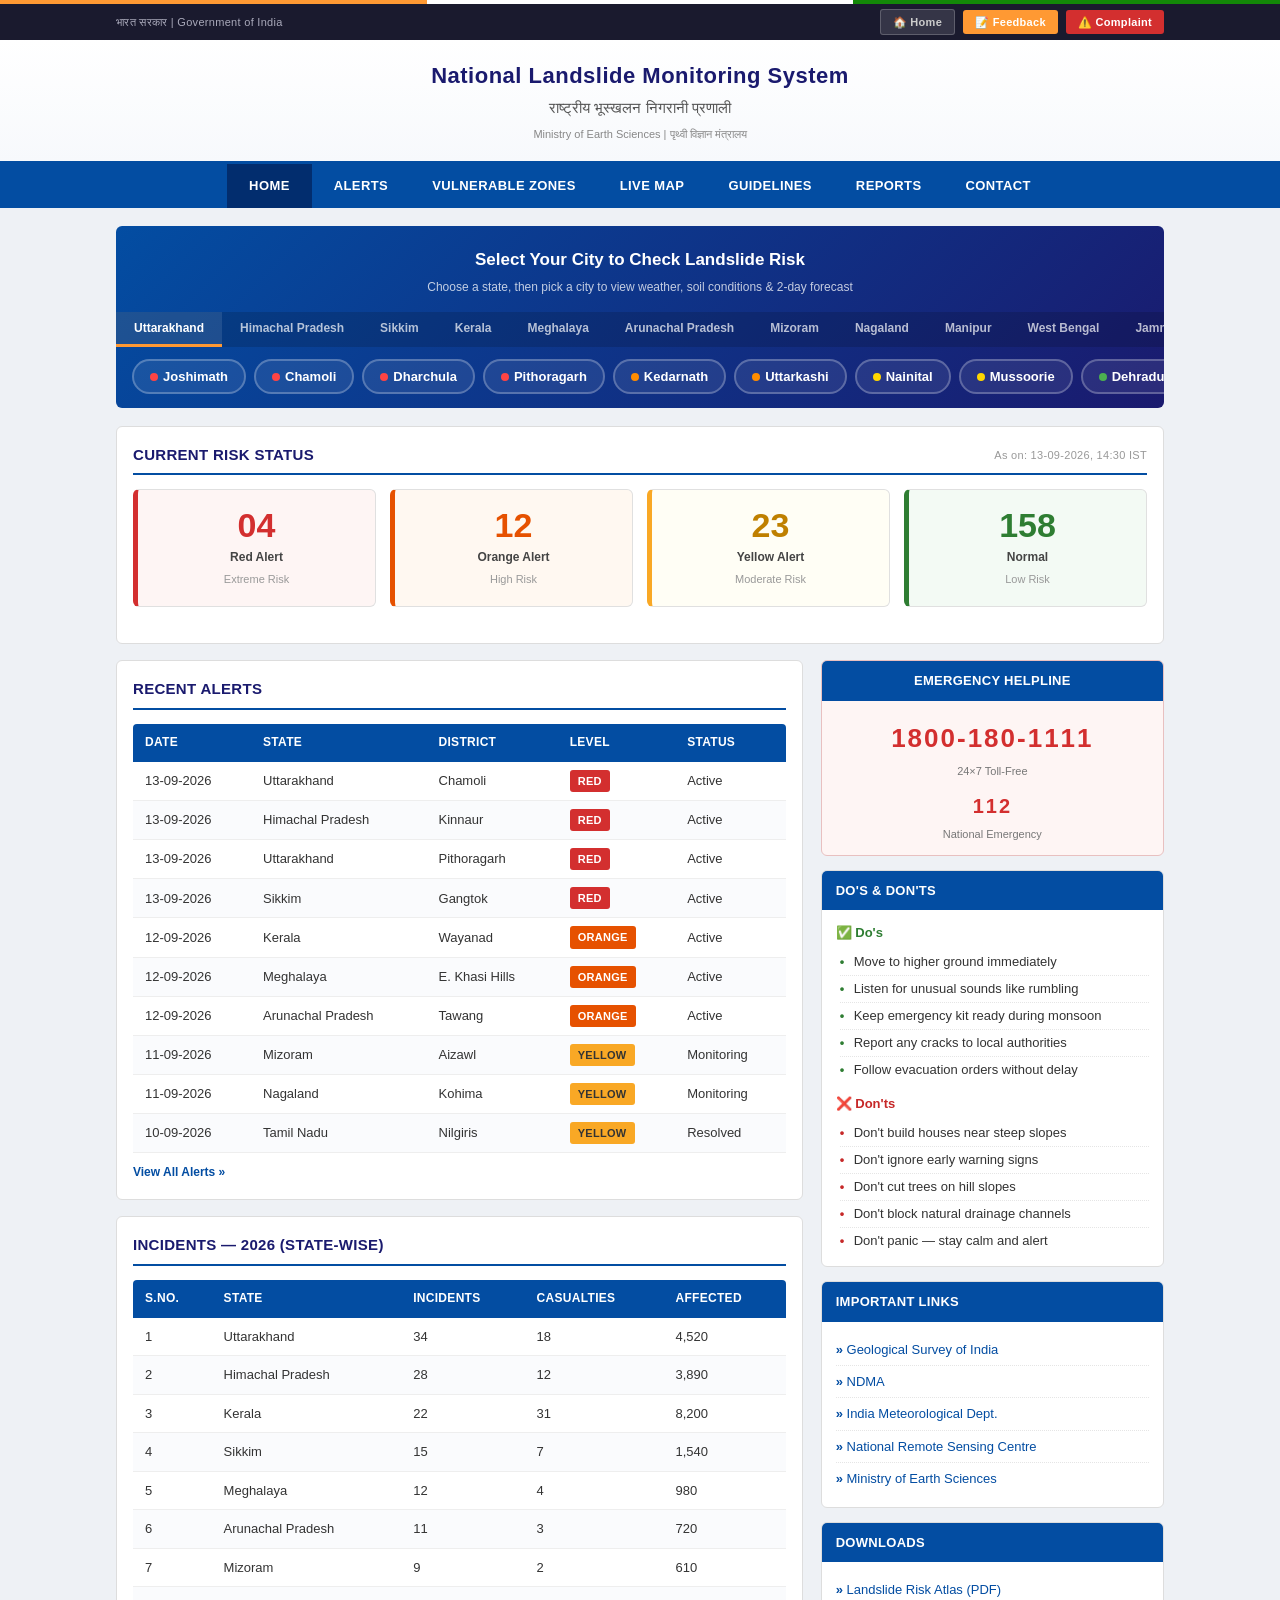
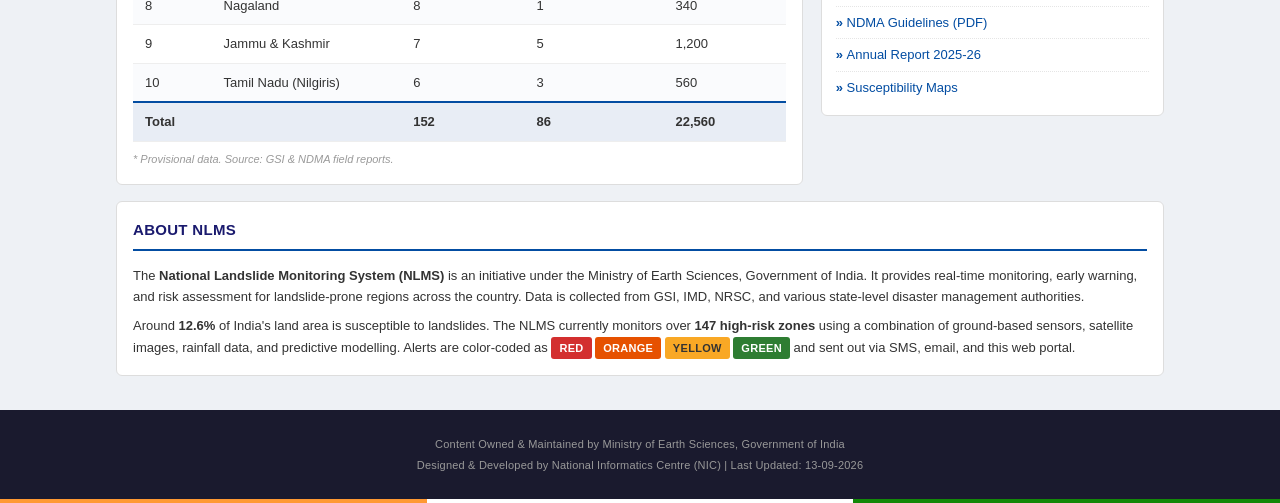
<file: index.html>
<!DOCTYPE html>
<html lang="en">
<head>
    <meta charset="UTF-8">
    <meta name="viewport" content="width=device-width, initial-scale=1.0">
    <title>National Landslide Monitoring System | भूस्खलन निगरानी प्रणाली</title>
    <link rel="stylesheet" href="style.css">
    <!-- favicon can be added later -->
</head>
<body>

<!-- tricolor strip -->
<div class="tricolor">
    <div class="tri-s"></div>
    <div class="tri-w"></div>
    <div class="tri-g"></div>
</div>

<div class="topbar-wrap">
<div class="topbar">
    <span>भारत सरकार | Government of India</span>
    <div class="topbar-right">
        <a href="index.html" class="top-btn top-btn-home">🏠 Home</a>
        <a href="contact.html#feedback" class="top-btn top-btn-feedback">📝 Feedback</a>
        <a href="contact.html#complaint" class="top-btn top-btn-complaint">⚠️ Complaint</a>
    </div>
</div>
</div>

<header class="header">
    <div class="container">
        <h1>National Landslide Monitoring System</h1>
        <p class="hindi">राष्ट्रीय भूस्खलन निगरानी प्रणाली</p>
        <p class="ministry">Ministry of Earth Sciences | पृथ्वी विज्ञान मंत्रालय</p>
    </div>
</header>

<!-- main navigation -->
<nav>
    <div class="container">
        <ul>
            <li><a href="index.html" class="active">Home</a></li>
            <li><a href="alerts.html">Alerts</a></li>
            <li><a href="zones.html">Vulnerable Zones</a></li>
            <li><a href="map.html">Live Map</a></li>
            <li><a href="guidelines.html">Guidelines</a></li>
            <li><a href="reports.html">Reports</a></li>
            <li><a href="contact.html">Contact</a></li>
        </ul>
    </div>
</nav>

<main class="container">

    <!--
        City selector section
        Users pick a state first, then choose a city
        from the scrollable row of buttons
    -->
    <div class="slider-section">
        <h2>Select Your City to Check Landslide Risk</h2>
        <p>Choose a state, then pick a city to view weather, soil conditions &amp; 2-day forecast</p>

        <div class="state-tabs" id="stateTabs">
            <!-- filled by javascript below -->
        </div>

        <div class="city-chips-wrap">
            <div class="city-chips" id="cityChips">
                <!-- filled when a state is selected -->
            </div>
        </div>
    </div>

    <!-- this shows up when you click on a city -->
    <div class="city-detail" id="cityDetail">
        <div class="cd-header">
            <div>
                <div class="cd-title" id="cdTitle">City Name</div>
                <div class="cd-sub" id="cdSub">District, State</div>
                <div class="cd-coords" id="cdCoords"></div>
            </div>
            <div style="display: flex; align-items: center; gap: 10px;">
                <span id="cdBadge"></span>
                <button class="cd-close" onclick="closeDetail()">✕ Close</button>
            </div>
        </div>
        <div class="cd-status" id="cdStatus"></div>

        <div class="cd-label">Current Conditions</div>
        <div class="cd-grid" id="cdGrid"></div>

        <div class="cd-label">2-Day Forecast</div>
        <div class="cd-forecast" id="cdForecast"></div>
    </div>
    <!-- end city detail -->


    <!-- status cards showing how many alerts are active right now -->
    <div class="panel">
        <h2 class="stitle">Current Risk Status <small>As on: 13-09-2026, 14:30 IST</small></h2>
        <div class="cards">
            <div class="card r">
                <div class="num">04</div>
                <div class="lbl">Red Alert</div>
                <div class="sub">Extreme Risk</div>
            </div>
            <div class="card o">
                <div class="num">12</div>
                <div class="lbl">Orange Alert</div>
                <div class="sub">High Risk</div>
            </div>
            <div class="card y">
                <div class="num">23</div>
                <div class="lbl">Yellow Alert</div>
                <div class="sub">Moderate Risk</div>
            </div>
            <div class="card g">
                <div class="num">158</div>
                <div class="lbl">Normal</div>
                <div class="sub">Low Risk</div>
            </div>
        </div>
    </div>

    <!-- two column layout: main content + sidebar -->
    <div class="cols">
        <div class="col-main">

            <!-- recent alerts table -->
            <div class="panel">
                <h2 class="stitle">Recent Alerts</h2>
                <table>
                    <thead>
                        <tr>
                            <th>Date</th>
                            <th>State</th>
                            <th>District</th>
                            <th>Level</th>
                            <th>Status</th>
                        </tr>
                    </thead>
                    <tbody>
                        <tr>
                            <td>13-09-2026</td>
                            <td>Uttarakhand</td>
                            <td>Chamoli</td>
                            <td><span class="b br">RED</span></td>
                            <td>Active</td>
                        </tr>
                        <tr>
                            <td>13-09-2026</td>
                            <td>Himachal Pradesh</td>
                            <td>Kinnaur</td>
                            <td><span class="b br">RED</span></td>
                            <td>Active</td>
                        </tr>
                        <tr>
                            <td>13-09-2026</td>
                            <td>Uttarakhand</td>
                            <td>Pithoragarh</td>
                            <td><span class="b br">RED</span></td>
                            <td>Active</td>
                        </tr>
                        <tr>
                            <td>13-09-2026</td>
                            <td>Sikkim</td>
                            <td>Gangtok</td>
                            <td><span class="b br">RED</span></td>
                            <td>Active</td>
                        </tr>
                        <tr>
                            <td>12-09-2026</td>
                            <td>Kerala</td>
                            <td>Wayanad</td>
                            <td><span class="b bo">ORANGE</span></td>
                            <td>Active</td>
                        </tr>
                        <tr>
                            <td>12-09-2026</td>
                            <td>Meghalaya</td>
                            <td>E. Khasi Hills</td>
                            <td><span class="b bo">ORANGE</span></td>
                            <td>Active</td>
                        </tr>
                        <tr>
                            <td>12-09-2026</td>
                            <td>Arunachal Pradesh</td>
                            <td>Tawang</td>
                            <td><span class="b bo">ORANGE</span></td>
                            <td>Active</td>
                        </tr>
                        <tr>
                            <td>11-09-2026</td>
                            <td>Mizoram</td>
                            <td>Aizawl</td>
                            <td><span class="b by">YELLOW</span></td>
                            <td>Monitoring</td>
                        </tr>
                        <tr>
                            <td>11-09-2026</td>
                            <td>Nagaland</td>
                            <td>Kohima</td>
                            <td><span class="b by">YELLOW</span></td>
                            <td>Monitoring</td>
                        </tr>
                        <tr>
                            <td>10-09-2026</td>
                            <td>Tamil Nadu</td>
                            <td>Nilgiris</td>
                            <td><span class="b by">YELLOW</span></td>
                            <td>Resolved</td>
                        </tr>
                    </tbody>
                </table>
                <a href="alerts.html" class="view-all">View All Alerts &raquo;</a>
            </div>

            <!-- yearly incidents summary -->
            <div class="panel">
                <h2 class="stitle">Incidents — 2026 (State-wise)</h2>
                <table>
                    <thead>
                        <tr>
                            <th>S.No.</th>
                            <th>State</th>
                            <th>Incidents</th>
                            <th>Casualties</th>
                            <th>Affected</th>
                        </tr>
                    </thead>
                    <tbody>
                        <tr><td>1</td><td>Uttarakhand</td><td>34</td><td>18</td><td>4,520</td></tr>
                        <tr><td>2</td><td>Himachal Pradesh</td><td>28</td><td>12</td><td>3,890</td></tr>
                        <tr><td>3</td><td>Kerala</td><td>22</td><td>31</td><td>8,200</td></tr>
                        <tr><td>4</td><td>Sikkim</td><td>15</td><td>7</td><td>1,540</td></tr>
                        <tr><td>5</td><td>Meghalaya</td><td>12</td><td>4</td><td>980</td></tr>
                        <tr><td>6</td><td>Arunachal Pradesh</td><td>11</td><td>3</td><td>720</td></tr>
                        <tr><td>7</td><td>Mizoram</td><td>9</td><td>2</td><td>610</td></tr>
                        <tr><td>8</td><td>Nagaland</td><td>8</td><td>1</td><td>340</td></tr>
                        <tr><td>9</td><td>Jammu &amp; Kashmir</td><td>7</td><td>5</td><td>1,200</td></tr>
                        <tr><td>10</td><td>Tamil Nadu (Nilgiris)</td><td>6</td><td>3</td><td>560</td></tr>
                        <tr class="total-row">
                            <td colspan="2"><strong>Total</strong></td>
                            <td><strong>152</strong></td>
                            <td><strong>86</strong></td>
                            <td><strong>22,560</strong></td>
                        </tr>
                    </tbody>
                </table>
                <p class="tnote">* Provisional data. Source: GSI &amp; NDMA field reports.</p>
            </div>

        </div><!-- end col-main -->

        <!-- sidebar -->
        <div class="col-side">

            <div class="sbox helpline">
                <h3>Emergency Helpline</h3>
                <div class="sbox-body">
                    <div class="big">1800-180-1111</div>
                    <p>24×7 Toll-Free</p>
                    <div class="sm">112</div>
                    <p>National Emergency</p>
                </div>
            </div>

            <div class="sbox">
                <h3>Do's &amp; Don'ts</h3>
                <div class="sbox-body">
                    <p class="do-title">✅ Do's</p>
                    <ul class="tips do-list">
                        <li>Move to higher ground immediately</li>
                        <li>Listen for unusual sounds like rumbling</li>
                        <li>Keep emergency kit ready during monsoon</li>
                        <li>Report any cracks to local authorities</li>
                        <li>Follow evacuation orders without delay</li>
                    </ul>
                    <p class="dnt-title">❌ Don'ts</p>
                    <ul class="tips dnt-list">
                        <li>Don't build houses near steep slopes</li>
                        <li>Don't ignore early warning signs</li>
                        <li>Don't cut trees on hill slopes</li>
                        <li>Don't block natural drainage channels</li>
                        <li>Don't panic — stay calm and alert</li>
                    </ul>
                </div>
            </div>

            <div class="sbox">
                <h3>Important Links</h3>
                <div class="sbox-body">
                    <ul>
                        <li><a href="#">Geological Survey of India</a></li>
                        <li><a href="#">NDMA</a></li>
                        <li><a href="#">India Meteorological Dept.</a></li>
                        <li><a href="#">National Remote Sensing Centre</a></li>
                        <li><a href="#">Ministry of Earth Sciences</a></li>
                    </ul>
                </div>
            </div>

            <div class="sbox">
                <h3>Downloads</h3>
                <div class="sbox-body">
                    <ul>
                        <li><a href="#">Landslide Risk Atlas (PDF)</a></li>
                        <li><a href="#">NDMA Guidelines (PDF)</a></li>
                        <li><a href="#">Annual Report 2025-26</a></li>
                        <li><a href="#">Susceptibility Maps</a></li>
                    </ul>
                </div>
            </div>

        </div><!-- end col-side -->
    </div><!-- end cols -->


    <!-- about section at the bottom -->
    <div class="panel">
        <h2 class="stitle">About NLMS</h2>
        <p style="font-size: 13px; margin-bottom: 8px;">
            The <strong>National Landslide Monitoring System (NLMS)</strong> is an initiative
            under the Ministry of Earth Sciences, Government of India. It provides real-time
            monitoring, early warning, and risk assessment for landslide-prone regions across
            the country. Data is collected from GSI, IMD, NRSC, and various state-level
            disaster management authorities.
        </p>
        <p style="font-size: 13px;">
            Around <strong>12.6%</strong> of India's land area is susceptible to landslides.
            The NLMS currently monitors over <strong>147 high-risk zones</strong> using a
            combination of ground-based sensors, satellite images, rainfall data, and
            predictive modelling. Alerts are color-coded as
            <span class="b br">RED</span>
            <span class="b bo">ORANGE</span>
            <span class="b by">YELLOW</span>
            <span class="b bg">GREEN</span>
            and sent out via SMS, email, and this web portal.
        </p>
    </div>

</main>

<footer>
    <div class="container">
        <p>Content Owned &amp; Maintained by Ministry of Earth Sciences, Government of India</p>
        <p>Designed &amp; Developed by National Informatics Centre (NIC) | Last Updated: 13-09-2026</p>
    </div>
</footer>

<!-- bottom tricolor -->
<div class="tricolor">
    <div class="tri-s"></div>
    <div class="tri-w"></div>
    <div class="tri-g"></div>
</div>


<!--
    JavaScript for the city selector
    All city data is hardcoded - no external APIs
    Data sources: GSI/IMD reports (sample/representative values)
-->
<script>

// all city data stored here
// each entry has current weather + 2 day forecast
var allCities = [

    // ---------- UTTARAKHAND ----------

    { city: "Joshimath", district: "Chamoli", state: "Uttarakhand",
      lat: 30.55, lon: 79.56, elev: 1875,
      level: "RED", alertClass: "br", dotClass: "dr",
      temp: 11, rain: 184, wind: 52, humidity: 97, soilMoisture: 94, slope: 42,
      weather: "Heavy Rain & Thunderstorm",
      forecast: [
          { date: "14-Sep", high: 13, low: 8, rain: 162, wind: 48, humidity: 96, condition: "Very Heavy Rain", icon: "🌧️" },
          { date: "15-Sep", high: 15, low: 9, rain: 98, wind: 36, humidity: 90, condition: "Heavy Rain", icon: "🌧️" }
      ]
    },

    { city: "Chamoli", district: "Chamoli", state: "Uttarakhand",
      lat: 30.40, lon: 79.33, elev: 1310,
      level: "RED", alertClass: "br", dotClass: "dr",
      temp: 12, rain: 172, wind: 48, humidity: 96, soilMoisture: 91, slope: 38,
      weather: "Heavy Rain",
      forecast: [
          { date: "14-Sep", high: 14, low: 9, rain: 148, wind: 44, humidity: 95, condition: "Heavy Rain & Fog", icon: "🌧️" },
          { date: "15-Sep", high: 16, low: 10, rain: 86, wind: 32, humidity: 88, condition: "Moderate to Heavy Rain", icon: "🌦️" }
      ]
    },

    { city: "Dharchula", district: "Pithoragarh", state: "Uttarakhand",
      lat: 29.85, lon: 80.53, elev: 915,
      level: "RED", alertClass: "br", dotClass: "dr",
      temp: 14, rain: 198, wind: 55, humidity: 98, soilMoisture: 96, slope: 45,
      weather: "Cloudburst Warning",
      forecast: [
          { date: "14-Sep", high: 15, low: 10, rain: 176, wind: 52, humidity: 97, condition: "Extremely Heavy Rain", icon: "⛈️" },
          { date: "15-Sep", high: 17, low: 11, rain: 112, wind: 40, humidity: 92, condition: "Heavy Rain", icon: "🌧️" }
      ]
    },

    { city: "Pithoragarh", district: "Pithoragarh", state: "Uttarakhand",
      lat: 29.58, lon: 80.22, elev: 1514,
      level: "RED", alertClass: "br", dotClass: "dr",
      temp: 15, rain: 165, wind: 46, humidity: 95, soilMoisture: 89, slope: 35,
      weather: "Very Heavy Rain",
      forecast: [
          { date: "14-Sep", high: 16, low: 11, rain: 142, wind: 42, humidity: 94, condition: "Very Heavy Rain", icon: "🌧️" },
          { date: "15-Sep", high: 18, low: 12, rain: 78, wind: 30, humidity: 86, condition: "Moderate Rain", icon: "🌦️" }
      ]
    },

    { city: "Kedarnath", district: "Rudraprayag", state: "Uttarakhand",
      lat: 30.73, lon: 79.07, elev: 3583,
      level: "ORANGE", alertClass: "bo", dotClass: "do",
      temp: 6, rain: 132, wind: 42, humidity: 93, soilMoisture: 85, slope: 48,
      weather: "Heavy Rain & Fog",
      forecast: [
          { date: "14-Sep", high: 8, low: 3, rain: 118, wind: 38, humidity: 92, condition: "Heavy Rain", icon: "🌧️" },
          { date: "15-Sep", high: 9, low: 4, rain: 72, wind: 28, humidity: 86, condition: "Moderate Rain & Mist", icon: "🌦️" }
      ]
    },

    { city: "Uttarkashi", district: "Uttarkashi", state: "Uttarakhand",
      lat: 30.73, lon: 78.45, elev: 1158,
      level: "ORANGE", alertClass: "bo", dotClass: "do",
      temp: 14, rain: 124, wind: 40, humidity: 90, soilMoisture: 80, slope: 36,
      weather: "Heavy Rain",
      forecast: [
          { date: "14-Sep", high: 16, low: 10, rain: 108, wind: 36, humidity: 89, condition: "Heavy Rain", icon: "🌧️" },
          { date: "15-Sep", high: 18, low: 12, rain: 66, wind: 26, humidity: 82, condition: "Moderate Rain", icon: "🌦️" }
      ]
    },

    { city: "Nainital", district: "Nainital", state: "Uttarakhand",
      lat: 29.38, lon: 79.45, elev: 2084,
      level: "YELLOW", alertClass: "by", dotClass: "dy",
      temp: 16, rain: 82, wind: 30, humidity: 86, soilMoisture: 72, slope: 28,
      weather: "Light to Moderate Rain",
      forecast: [
          { date: "14-Sep", high: 18, low: 12, rain: 72, wind: 26, humidity: 84, condition: "Moderate Rain", icon: "🌦️" },
          { date: "15-Sep", high: 20, low: 14, rain: 42, wind: 18, humidity: 78, condition: "Partly Cloudy", icon: "⛅" }
      ]
    },

    { city: "Mussoorie", district: "Dehradun", state: "Uttarakhand",
      lat: 30.45, lon: 78.08, elev: 2005,
      level: "YELLOW", alertClass: "by", dotClass: "dy",
      temp: 17, rain: 68, wind: 26, humidity: 82, soilMoisture: 65, slope: 25,
      weather: "Light Rain & Mist",
      forecast: [
          { date: "14-Sep", high: 19, low: 13, rain: 56, wind: 22, humidity: 80, condition: "Light Rain", icon: "🌦️" },
          { date: "15-Sep", high: 21, low: 15, rain: 28, wind: 16, humidity: 74, condition: "Mostly Cloudy", icon: "☁️" }
      ]
    },

    { city: "Dehradun", district: "Dehradun", state: "Uttarakhand",
      lat: 30.32, lon: 78.03, elev: 435,
      level: "GREEN", alertClass: "bg", dotClass: "dg",
      temp: 26, rain: 22, wind: 14, humidity: 72, soilMoisture: 45, slope: 8,
      weather: "Partly Cloudy",
      forecast: [
          { date: "14-Sep", high: 28, low: 20, rain: 18, wind: 12, humidity: 70, condition: "Light Rain", icon: "🌤️" },
          { date: "15-Sep", high: 29, low: 21, rain: 8, wind: 10, humidity: 66, condition: "Mostly Clear", icon: "☀️" }
      ]
    },

    { city: "Haridwar", district: "Haridwar", state: "Uttarakhand",
      lat: 29.95, lon: 78.16, elev: 249,
      level: "GREEN", alertClass: "bg", dotClass: "dg",
      temp: 28, rain: 12, wind: 10, humidity: 68, soilMoisture: 38, slope: 4,
      weather: "Cloudy",
      forecast: [
          { date: "14-Sep", high: 30, low: 22, rain: 8, wind: 10, humidity: 66, condition: "Partly Cloudy", icon: "⛅" },
          { date: "15-Sep", high: 31, low: 23, rain: 4, wind: 8, humidity: 62, condition: "Mostly Clear", icon: "☀️" }
      ]
    },

    // ---------- HIMACHAL PRADESH ----------

    { city: "Kalpa", district: "Kinnaur", state: "Himachal Pradesh",
      lat: 31.53, lon: 78.26, elev: 2759,
      level: "RED", alertClass: "br", dotClass: "dr",
      temp: 10, rain: 156, wind: 50, humidity: 96, soilMoisture: 92, slope: 44,
      weather: "Very Heavy Rain",
      forecast: [
          { date: "14-Sep", high: 12, low: 6, rain: 138, wind: 46, humidity: 95, condition: "Very Heavy Rain", icon: "🌧️" },
          { date: "15-Sep", high: 14, low: 8, rain: 82, wind: 34, humidity: 88, condition: "Heavy Rain", icon: "🌧️" }
      ]
    },

    { city: "Manali", district: "Kullu", state: "Himachal Pradesh",
      lat: 32.24, lon: 77.19, elev: 2050,
      level: "ORANGE", alertClass: "bo", dotClass: "do",
      temp: 14, rain: 108, wind: 36, humidity: 89, soilMoisture: 78, slope: 32,
      weather: "Heavy Rain",
      forecast: [
          { date: "14-Sep", high: 16, low: 10, rain: 92, wind: 32, humidity: 88, condition: "Heavy Rain", icon: "🌧️" },
          { date: "15-Sep", high: 18, low: 12, rain: 54, wind: 22, humidity: 80, condition: "Moderate Rain", icon: "🌦️" }
      ]
    },

    { city: "Kullu", district: "Kullu", state: "Himachal Pradesh",
      lat: 31.96, lon: 77.11, elev: 1220,
      level: "ORANGE", alertClass: "bo", dotClass: "do",
      temp: 18, rain: 96, wind: 32, humidity: 87, soilMoisture: 75, slope: 28,
      weather: "Continuous Rain",
      forecast: [
          { date: "14-Sep", high: 20, low: 14, rain: 84, wind: 28, humidity: 86, condition: "Heavy Rain", icon: "🌧️" },
          { date: "15-Sep", high: 22, low: 15, rain: 48, wind: 20, humidity: 78, condition: "Moderate Rain", icon: "🌦️" }
      ]
    },

    { city: "Shimla", district: "Shimla", state: "Himachal Pradesh",
      lat: 31.10, lon: 77.17, elev: 2276,
      level: "YELLOW", alertClass: "by", dotClass: "dy",
      temp: 18, rain: 64, wind: 24, humidity: 82, soilMoisture: 64, slope: 22,
      weather: "Light Rain",
      forecast: [
          { date: "14-Sep", high: 20, low: 14, rain: 52, wind: 20, humidity: 80, condition: "Light to Moderate Rain", icon: "🌦️" },
          { date: "15-Sep", high: 22, low: 16, rain: 28, wind: 14, humidity: 74, condition: "Mostly Cloudy", icon: "☁️" }
      ]
    },

    { city: "Dharamshala", district: "Kangra", state: "Himachal Pradesh",
      lat: 32.22, lon: 76.32, elev: 1457,
      level: "YELLOW", alertClass: "by", dotClass: "dy",
      temp: 20, rain: 72, wind: 26, humidity: 84, soilMoisture: 67, slope: 26,
      weather: "Moderate Rain",
      forecast: [
          { date: "14-Sep", high: 22, low: 16, rain: 58, wind: 22, humidity: 82, condition: "Moderate Rain", icon: "🌦️" },
          { date: "15-Sep", high: 24, low: 18, rain: 32, wind: 16, humidity: 76, condition: "Light Rain", icon: "🌤️" }
      ]
    },

    { city: "Solan", district: "Solan", state: "Himachal Pradesh",
      lat: 30.91, lon: 77.10, elev: 1502,
      level: "GREEN", alertClass: "bg", dotClass: "dg",
      temp: 22, rain: 24, wind: 14, humidity: 70, soilMoisture: 42, slope: 12,
      weather: "Partly Cloudy",
      forecast: [
          { date: "14-Sep", high: 24, low: 18, rain: 18, wind: 12, humidity: 68, condition: "Mostly Cloudy", icon: "☁️" },
          { date: "15-Sep", high: 26, low: 19, rain: 8, wind: 10, humidity: 64, condition: "Partly Cloudy", icon: "⛅" }
      ]
    },

    // ---------- SIKKIM ----------

    { city: "Gangtok", district: "Gangtok", state: "Sikkim",
      lat: 27.33, lon: 88.62, elev: 1650,
      level: "RED", alertClass: "br", dotClass: "dr",
      temp: 15, rain: 178, wind: 46, humidity: 97, soilMoisture: 93, slope: 38,
      weather: "Very Heavy Rain",
      forecast: [
          { date: "14-Sep", high: 17, low: 11, rain: 158, wind: 42, humidity: 96, condition: "Heavy Rain & Thunder", icon: "⛈️" },
          { date: "15-Sep", high: 18, low: 12, rain: 96, wind: 32, humidity: 90, condition: "Heavy Rain", icon: "🌧️" }
      ]
    },

    { city: "Mangan", district: "Mangan", state: "Sikkim",
      lat: 27.51, lon: 88.52, elev: 1198,
      level: "ORANGE", alertClass: "bo", dotClass: "do",
      temp: 13, rain: 134, wind: 40, humidity: 92, soilMoisture: 84, slope: 36,
      weather: "Heavy Rain",
      forecast: [
          { date: "14-Sep", high: 15, low: 9, rain: 118, wind: 36, humidity: 91, condition: "Heavy Rain", icon: "🌧️" },
          { date: "15-Sep", high: 16, low: 10, rain: 72, wind: 26, humidity: 84, condition: "Moderate Rain", icon: "🌦️" }
      ]
    },

    { city: "Namchi", district: "Namchi", state: "Sikkim",
      lat: 27.17, lon: 88.36, elev: 1314,
      level: "YELLOW", alertClass: "by", dotClass: "dy",
      temp: 18, rain: 68, wind: 22, humidity: 82, soilMoisture: 62, slope: 24,
      weather: "Light to Moderate Rain",
      forecast: [
          { date: "14-Sep", high: 20, low: 14, rain: 56, wind: 20, humidity: 80, condition: "Moderate Rain", icon: "🌦️" },
          { date: "15-Sep", high: 22, low: 16, rain: 32, wind: 14, humidity: 74, condition: "Partly Cloudy", icon: "⛅" }
      ]
    },

    // ---------- KERALA ----------

    { city: "Wayanad", district: "Wayanad", state: "Kerala",
      lat: 11.69, lon: 76.08, elev: 780,
      level: "ORANGE", alertClass: "bo", dotClass: "do",
      temp: 22, rain: 142, wind: 38, humidity: 94, soilMoisture: 88, slope: 30,
      weather: "Very Heavy Rain",
      forecast: [
          { date: "14-Sep", high: 24, low: 19, rain: 128, wind: 34, humidity: 93, condition: "Very Heavy Rain", icon: "🌧️" },
          { date: "15-Sep", high: 25, low: 20, rain: 78, wind: 26, humidity: 86, condition: "Heavy Rain", icon: "🌧️" }
      ]
    },

    { city: "Munnar", district: "Idukki", state: "Kerala",
      lat: 10.09, lon: 77.06, elev: 1532,
      level: "ORANGE", alertClass: "bo", dotClass: "do",
      temp: 16, rain: 128, wind: 34, humidity: 92, soilMoisture: 86, slope: 32,
      weather: "Heavy Rain",
      forecast: [
          { date: "14-Sep", high: 18, low: 13, rain: 112, wind: 30, humidity: 91, condition: "Heavy Rain", icon: "🌧️" },
          { date: "15-Sep", high: 19, low: 14, rain: 68, wind: 22, humidity: 84, condition: "Moderate Rain", icon: "🌦️" }
      ]
    },

    { city: "Kozhikode", district: "Kozhikode", state: "Kerala",
      lat: 11.25, lon: 75.77, elev: 15,
      level: "YELLOW", alertClass: "by", dotClass: "dy",
      temp: 26, rain: 72, wind: 28, humidity: 85, soilMoisture: 68, slope: 12,
      weather: "Moderate Rain",
      forecast: [
          { date: "14-Sep", high: 28, low: 23, rain: 58, wind: 24, humidity: 83, condition: "Light to Moderate Rain", icon: "🌦️" },
          { date: "15-Sep", high: 29, low: 24, rain: 34, wind: 18, humidity: 78, condition: "Partly Cloudy", icon: "⛅" }
      ]
    },

    { city: "Kochi", district: "Ernakulam", state: "Kerala",
      lat: 9.93, lon: 76.26, elev: 9,
      level: "GREEN", alertClass: "bg", dotClass: "dg",
      temp: 28, rain: 32, wind: 18, humidity: 78, soilMoisture: 48, slope: 3,
      weather: "Partly Cloudy",
      forecast: [
          { date: "14-Sep", high: 30, low: 24, rain: 24, wind: 16, humidity: 76, condition: "Light Rain", icon: "🌤️" },
          { date: "15-Sep", high: 31, low: 25, rain: 12, wind: 14, humidity: 72, condition: "Mostly Clear", icon: "☀️" }
      ]
    },

    { city: "Thiruvananthapuram", district: "Thiruvananthapuram", state: "Kerala",
      lat: 8.52, lon: 76.94, elev: 10,
      level: "GREEN", alertClass: "bg", dotClass: "dg",
      temp: 29, rain: 18, wind: 16, humidity: 74, soilMoisture: 40, slope: 5,
      weather: "Mostly Cloudy",
      forecast: [
          { date: "14-Sep", high: 31, low: 25, rain: 14, wind: 14, humidity: 72, condition: "Partly Cloudy", icon: "⛅" },
          { date: "15-Sep", high: 32, low: 26, rain: 6, wind: 12, humidity: 68, condition: "Mostly Clear", icon: "☀️" }
      ]
    },

    // ---------- MEGHALAYA ----------

    { city: "Cherrapunji", district: "E. Khasi Hills", state: "Meghalaya",
      lat: 25.30, lon: 91.70, elev: 1484,
      level: "ORANGE", alertClass: "bo", dotClass: "do",
      temp: 18, rain: 210, wind: 44, humidity: 98, soilMoisture: 95, slope: 36,
      weather: "Extremely Heavy Rain",
      forecast: [
          { date: "14-Sep", high: 20, low: 15, rain: 192, wind: 40, humidity: 98, condition: "Extremely Heavy Rain", icon: "⛈️" },
          { date: "15-Sep", high: 21, low: 16, rain: 124, wind: 32, humidity: 94, condition: "Very Heavy Rain", icon: "🌧️" }
      ]
    },

    { city: "Shillong", district: "E. Khasi Hills", state: "Meghalaya",
      lat: 25.57, lon: 91.88, elev: 1496,
      level: "YELLOW", alertClass: "by", dotClass: "dy",
      temp: 19, rain: 78, wind: 26, humidity: 86, soilMoisture: 70, slope: 20,
      weather: "Moderate Rain",
      forecast: [
          { date: "14-Sep", high: 21, low: 15, rain: 64, wind: 22, humidity: 84, condition: "Moderate Rain", icon: "🌦️" },
          { date: "15-Sep", high: 22, low: 16, rain: 38, wind: 16, humidity: 78, condition: "Light Rain", icon: "🌤️" }
      ]
    },

    // ---------- NE STATES ----------

    { city: "Tawang", district: "Tawang", state: "Arunachal Pradesh",
      lat: 27.59, lon: 91.86, elev: 3048,
      level: "ORANGE", alertClass: "bo", dotClass: "do",
      temp: 10, rain: 126, wind: 40, humidity: 92, soilMoisture: 84, slope: 38,
      weather: "Heavy Rain & Snowmelt",
      forecast: [
          { date: "14-Sep", high: 12, low: 6, rain: 108, wind: 36, humidity: 91, condition: "Heavy Rain", icon: "🌧️" },
          { date: "15-Sep", high: 13, low: 7, rain: 64, wind: 26, humidity: 84, condition: "Moderate Rain", icon: "🌦️" }
      ]
    },

    { city: "Itanagar", district: "Papum Pare", state: "Arunachal Pradesh",
      lat: 27.10, lon: 93.62, elev: 350,
      level: "YELLOW", alertClass: "by", dotClass: "dy",
      temp: 24, rain: 68, wind: 24, humidity: 84, soilMoisture: 66, slope: 18,
      weather: "Moderate Rain",
      forecast: [
          { date: "14-Sep", high: 26, low: 20, rain: 54, wind: 20, humidity: 82, condition: "Light to Moderate Rain", icon: "🌦️" },
          { date: "15-Sep", high: 27, low: 21, rain: 32, wind: 16, humidity: 76, condition: "Partly Cloudy", icon: "⛅" }
      ]
    },

    { city: "Aizawl", district: "Aizawl", state: "Mizoram",
      lat: 23.73, lon: 92.72, elev: 1132,
      level: "YELLOW", alertClass: "by", dotClass: "dy",
      temp: 22, rain: 82, wind: 28, humidity: 88, soilMoisture: 72, slope: 28,
      weather: "Moderate to Heavy Rain",
      forecast: [
          { date: "14-Sep", high: 24, low: 18, rain: 68, wind: 24, humidity: 86, condition: "Moderate Rain", icon: "🌦️" },
          { date: "15-Sep", high: 25, low: 19, rain: 42, wind: 18, humidity: 80, condition: "Light Rain", icon: "🌤️" }
      ]
    },

    { city: "Kohima", district: "Kohima", state: "Nagaland",
      lat: 25.67, lon: 94.11, elev: 1444,
      level: "YELLOW", alertClass: "by", dotClass: "dy",
      temp: 20, rain: 72, wind: 24, humidity: 84, soilMoisture: 66, slope: 26,
      weather: "Moderate Rain",
      forecast: [
          { date: "14-Sep", high: 22, low: 16, rain: 58, wind: 20, humidity: 82, condition: "Moderate Rain", icon: "🌦️" },
          { date: "15-Sep", high: 23, low: 17, rain: 34, wind: 16, humidity: 76, condition: "Light Rain", icon: "🌤️" }
      ]
    },

    { city: "Dimapur", district: "Dimapur", state: "Nagaland",
      lat: 25.91, lon: 93.73, elev: 260,
      level: "GREEN", alertClass: "bg", dotClass: "dg",
      temp: 28, rain: 26, wind: 14, humidity: 74, soilMoisture: 42, slope: 6,
      weather: "Partly Cloudy",
      forecast: [
          { date: "14-Sep", high: 30, low: 22, rain: 18, wind: 12, humidity: 72, condition: "Mostly Cloudy", icon: "☁️" },
          { date: "15-Sep", high: 31, low: 23, rain: 8, wind: 10, humidity: 68, condition: "Partly Cloudy", icon: "⛅" }
      ]
    },

    { city: "Imphal", district: "Imphal West", state: "Manipur",
      lat: 24.82, lon: 93.95, elev: 786,
      level: "GREEN", alertClass: "bg", dotClass: "dg",
      temp: 26, rain: 22, wind: 12, humidity: 72, soilMoisture: 40, slope: 4,
      weather: "Cloudy",
      forecast: [
          { date: "14-Sep", high: 28, low: 20, rain: 16, wind: 12, humidity: 70, condition: "Mostly Cloudy", icon: "☁️" },
          { date: "15-Sep", high: 29, low: 21, rain: 8, wind: 10, humidity: 66, condition: "Partly Cloudy", icon: "⛅" }
      ]
    },

    // ---------- WEST BENGAL (hills) ----------

    { city: "Darjeeling", district: "Darjeeling", state: "West Bengal",
      lat: 27.04, lon: 88.26, elev: 2042,
      level: "YELLOW", alertClass: "by", dotClass: "dy",
      temp: 16, rain: 88, wind: 30, humidity: 90, soilMoisture: 76, slope: 30,
      weather: "Heavy Rain & Fog",
      forecast: [
          { date: "14-Sep", high: 18, low: 12, rain: 74, wind: 26, humidity: 88, condition: "Moderate to Heavy Rain", icon: "🌧️" },
          { date: "15-Sep", high: 19, low: 13, rain: 46, wind: 20, humidity: 82, condition: "Light to Moderate Rain", icon: "🌦️" }
      ]
    },

    { city: "Kalimpong", district: "Kalimpong", state: "West Bengal",
      lat: 27.07, lon: 88.47, elev: 1250,
      level: "YELLOW", alertClass: "by", dotClass: "dy",
      temp: 18, rain: 78, wind: 26, humidity: 86, soilMoisture: 72, slope: 26,
      weather: "Moderate Rain",
      forecast: [
          { date: "14-Sep", high: 20, low: 14, rain: 64, wind: 22, humidity: 84, condition: "Moderate Rain", icon: "🌦️" },
          { date: "15-Sep", high: 21, low: 15, rain: 38, wind: 18, humidity: 78, condition: "Light Rain", icon: "🌤️" }
      ]
    },

    { city: "Siliguri", district: "Darjeeling", state: "West Bengal",
      lat: 26.71, lon: 88.43, elev: 122,
      level: "GREEN", alertClass: "bg", dotClass: "dg",
      temp: 28, rain: 18, wind: 12, humidity: 72, soilMoisture: 38, slope: 3,
      weather: "Partly Cloudy",
      forecast: [
          { date: "14-Sep", high: 30, low: 23, rain: 14, wind: 10, humidity: 70, condition: "Mostly Cloudy", icon: "☁️" },
          { date: "15-Sep", high: 31, low: 24, rain: 6, wind: 8, humidity: 66, condition: "Partly Cloudy", icon: "⛅" }
      ]
    },

    // ---------- J&K ----------

    { city: "Kishtwar", district: "Kishtwar", state: "Jammu & Kashmir",
      lat: 33.31, lon: 75.77, elev: 1638,
      level: "ORANGE", alertClass: "bo", dotClass: "do",
      temp: 16, rain: 114, wind: 38, humidity: 91, soilMoisture: 82, slope: 36,
      weather: "Heavy Rain",
      forecast: [
          { date: "14-Sep", high: 18, low: 12, rain: 98, wind: 34, humidity: 90, condition: "Heavy Rain", icon: "🌧️" },
          { date: "15-Sep", high: 20, low: 14, rain: 58, wind: 24, humidity: 82, condition: "Moderate Rain", icon: "🌦️" }
      ]
    },

    { city: "Pahalgam", district: "Anantnag", state: "Jammu & Kashmir",
      lat: 34.01, lon: 75.32, elev: 2130,
      level: "YELLOW", alertClass: "by", dotClass: "dy",
      temp: 14, rain: 58, wind: 22, humidity: 78, soilMoisture: 58, slope: 22,
      weather: "Light Rain & Mist",
      forecast: [
          { date: "14-Sep", high: 16, low: 10, rain: 48, wind: 20, humidity: 76, condition: "Light Rain", icon: "🌦️" },
          { date: "15-Sep", high: 18, low: 12, rain: 24, wind: 14, humidity: 70, condition: "Partly Cloudy", icon: "⛅" }
      ]
    },

    { city: "Srinagar", district: "Srinagar", state: "Jammu & Kashmir",
      lat: 34.08, lon: 74.79, elev: 1585,
      level: "GREEN", alertClass: "bg", dotClass: "dg",
      temp: 22, rain: 16, wind: 12, humidity: 68, soilMoisture: 36, slope: 4,
      weather: "Partly Cloudy",
      forecast: [
          { date: "14-Sep", high: 24, low: 16, rain: 12, wind: 10, humidity: 66, condition: "Mostly Cloudy", icon: "☁️" },
          { date: "15-Sep", high: 26, low: 18, rain: 4, wind: 8, humidity: 62, condition: "Clear Sky", icon: "☀️" }
      ]
    },

    // ---------- SOUTH INDIA ----------

    { city: "Ooty", district: "Nilgiris", state: "Tamil Nadu",
      lat: 11.41, lon: 76.69, elev: 2240,
      level: "YELLOW", alertClass: "by", dotClass: "dy",
      temp: 14, rain: 66, wind: 28, humidity: 86, soilMoisture: 70, slope: 28,
      weather: "Moderate Rain & Mist",
      forecast: [
          { date: "14-Sep", high: 16, low: 10, rain: 54, wind: 24, humidity: 84, condition: "Light to Moderate Rain", icon: "🌦️" },
          { date: "15-Sep", high: 18, low: 12, rain: 32, wind: 18, humidity: 78, condition: "Mostly Cloudy", icon: "☁️" }
      ]
    },

    { city: "Madikeri", district: "Kodagu", state: "Karnataka",
      lat: 12.42, lon: 75.74, elev: 1152,
      level: "YELLOW", alertClass: "by", dotClass: "dy",
      temp: 19, rain: 86, wind: 28, humidity: 89, soilMoisture: 76, slope: 26,
      weather: "Heavy Rain",
      forecast: [
          { date: "14-Sep", high: 21, low: 16, rain: 72, wind: 24, humidity: 87, condition: "Moderate to Heavy Rain", icon: "🌧️" },
          { date: "15-Sep", high: 23, low: 18, rain: 44, wind: 18, humidity: 80, condition: "Light to Moderate Rain", icon: "🌦️" }
      ]
    },

    { city: "Mahabaleshwar", district: "Satara", state: "Maharashtra",
      lat: 17.92, lon: 73.66, elev: 1353,
      level: "YELLOW", alertClass: "by", dotClass: "dy",
      temp: 18, rain: 94, wind: 34, humidity: 92, soilMoisture: 78, slope: 26,
      weather: "Very Heavy Rain",
      forecast: [
          { date: "14-Sep", high: 20, low: 15, rain: 82, wind: 30, humidity: 90, condition: "Heavy Rain", icon: "🌧️" },
          { date: "15-Sep", high: 22, low: 16, rain: 48, wind: 22, humidity: 84, condition: "Moderate Rain", icon: "🌦️" }
      ]
    },

    // ---------- MAJOR METRO CITIES ----------

    { city: "Delhi", district: "New Delhi", state: "Other Cities",
      lat: 28.61, lon: 77.21, elev: 216,
      level: "GREEN", alertClass: "bg", dotClass: "dg",
      temp: 34, rain: 4, wind: 14, humidity: 58, soilMoisture: 20, slope: 1,
      weather: "Hot & Partly Cloudy",
      forecast: [
          { date: "14-Sep", high: 36, low: 28, rain: 2, wind: 12, humidity: 56, condition: "Hot & Humid", icon: "☀️" },
          { date: "15-Sep", high: 35, low: 27, rain: 6, wind: 14, humidity: 60, condition: "Partly Cloudy", icon: "⛅" }
      ]
    },

    { city: "Mumbai", district: "Mumbai", state: "Other Cities",
      lat: 19.08, lon: 72.88, elev: 14,
      level: "GREEN", alertClass: "bg", dotClass: "dg",
      temp: 29, rain: 22, wind: 20, humidity: 78, soilMoisture: 42, slope: 2,
      weather: "Cloudy",
      forecast: [
          { date: "14-Sep", high: 31, low: 25, rain: 18, wind: 18, humidity: 76, condition: "Light Rain", icon: "🌤️" },
          { date: "15-Sep", high: 32, low: 26, rain: 8, wind: 16, humidity: 72, condition: "Partly Cloudy", icon: "⛅" }
      ]
    },

    { city: "Bengaluru", district: "Bengaluru", state: "Other Cities",
      lat: 12.97, lon: 77.59, elev: 920,
      level: "GREEN", alertClass: "bg", dotClass: "dg",
      temp: 26, rain: 8, wind: 14, humidity: 68, soilMoisture: 32, slope: 2,
      weather: "Partly Cloudy",
      forecast: [
          { date: "14-Sep", high: 28, low: 20, rain: 6, wind: 12, humidity: 66, condition: "Partly Cloudy", icon: "⛅" },
          { date: "15-Sep", high: 29, low: 21, rain: 4, wind: 10, humidity: 62, condition: "Clear Sky", icon: "☀️" }
      ]
    },

    { city: "Kolkata", district: "Kolkata", state: "Other Cities",
      lat: 22.57, lon: 88.36, elev: 9,
      level: "GREEN", alertClass: "bg", dotClass: "dg",
      temp: 32, rain: 12, wind: 16, humidity: 80, soilMoisture: 34, slope: 1,
      weather: "Humid & Cloudy",
      forecast: [
          { date: "14-Sep", high: 33, low: 26, rain: 8, wind: 14, humidity: 78, condition: "Mostly Cloudy", icon: "☁️" },
          { date: "15-Sep", high: 34, low: 27, rain: 4, wind: 12, humidity: 74, condition: "Partly Cloudy", icon: "⛅" }
      ]
    },

    { city: "Chennai", district: "Chennai", state: "Other Cities",
      lat: 13.08, lon: 80.27, elev: 6,
      level: "GREEN", alertClass: "bg", dotClass: "dg",
      temp: 34, rain: 0, wind: 16, humidity: 68, soilMoisture: 22, slope: 1,
      weather: "Hot & Humid",
      forecast: [
          { date: "14-Sep", high: 35, low: 28, rain: 2, wind: 14, humidity: 70, condition: "Hot & Humid", icon: "☀️" },
          { date: "15-Sep", high: 36, low: 29, rain: 0, wind: 14, humidity: 66, condition: "Clear & Hot", icon: "☀️" }
      ]
    },

    { city: "Hyderabad", district: "Hyderabad", state: "Other Cities",
      lat: 17.39, lon: 78.49, elev: 542,
      level: "GREEN", alertClass: "bg", dotClass: "dg",
      temp: 30, rain: 6, wind: 12, humidity: 64, soilMoisture: 26, slope: 2,
      weather: "Partly Cloudy",
      forecast: [
          { date: "14-Sep", high: 32, low: 24, rain: 4, wind: 10, humidity: 62, condition: "Mostly Clear", icon: "☀️" },
          { date: "15-Sep", high: 33, low: 25, rain: 8, wind: 12, humidity: 66, condition: "Partly Cloudy", icon: "⛅" }
      ]
    },

    { city: "Pune", district: "Pune", state: "Other Cities",
      lat: 18.52, lon: 73.86, elev: 560,
      level: "GREEN", alertClass: "bg", dotClass: "dg",
      temp: 26, rain: 14, wind: 16, humidity: 70, soilMoisture: 36, slope: 4,
      weather: "Partly Cloudy",
      forecast: [
          { date: "14-Sep", high: 28, low: 20, rain: 10, wind: 14, humidity: 68, condition: "Mostly Cloudy", icon: "☁️" },
          { date: "15-Sep", high: 30, low: 22, rain: 4, wind: 12, humidity: 64, condition: "Partly Cloudy", icon: "⛅" }
      ]
    },

    { city: "Chandigarh", district: "Chandigarh", state: "Other Cities",
      lat: 30.73, lon: 76.78, elev: 321,
      level: "GREEN", alertClass: "bg", dotClass: "dg",
      temp: 32, rain: 10, wind: 14, humidity: 66, soilMoisture: 32, slope: 2,
      weather: "Partly Cloudy",
      forecast: [
          { date: "14-Sep", high: 33, low: 25, rain: 8, wind: 12, humidity: 64, condition: "Partly Cloudy", icon: "⛅" },
          { date: "15-Sep", high: 34, low: 26, rain: 4, wind: 10, humidity: 60, condition: "Mostly Clear", icon: "☀️" }
      ]
    },

    { city: "Guwahati", district: "Kamrup Metro", state: "Other Cities",
      lat: 26.14, lon: 91.74, elev: 55,
      level: "GREEN", alertClass: "bg", dotClass: "dg",
      temp: 30, rain: 18, wind: 14, humidity: 76, soilMoisture: 42, slope: 4,
      weather: "Partly Cloudy",
      forecast: [
          { date: "14-Sep", high: 32, low: 24, rain: 14, wind: 12, humidity: 74, condition: "Mostly Cloudy", icon: "☁️" },
          { date: "15-Sep", high: 33, low: 25, rain: 6, wind: 10, humidity: 70, condition: "Partly Cloudy", icon: "⛅" }
      ]
    }
];


// list of states in the order we want them to appear
var stateList = [
    "Uttarakhand", "Himachal Pradesh", "Sikkim", "Kerala",
    "Meghalaya", "Arunachal Pradesh", "Mizoram", "Nagaland",
    "Manipur", "West Bengal", "Jammu & Kashmir", "Tamil Nadu",
    "Karnataka", "Maharashtra", "Other Cities"
];


// create state tab buttons
var tabsContainer = document.getElementById("stateTabs");
var tabsHTML = "";

for (var i = 0; i < stateList.length; i++) {
    var isFirst = (i === 0) ? " active" : "";
    tabsHTML += '<button class="state-tab' + isFirst + '" onclick="selectState(\'' + stateList[i] + '\', this)">';
    tabsHTML += stateList[i];
    tabsHTML += '</button>';
}

tabsContainer.innerHTML = tabsHTML;


// when user clicks a state tab
function selectState(stateName, buttonElement) {

    // highlight the clicked tab
    var allTabs = document.querySelectorAll(".state-tab");
    for (var i = 0; i < allTabs.length; i++) {
        allTabs[i].className = "state-tab";
    }
    if (buttonElement) {
        buttonElement.className = "state-tab active";
    }

    // filter cities for this state
    var stateCities = [];
    for (var j = 0; j < allCities.length; j++) {
        if (allCities[j].state === stateName) {
            stateCities.push(allCities[j]);
        }
    }

    // build city chip buttons
    var chipsHTML = "";
    for (var k = 0; k < stateCities.length; k++) {
        var c = stateCities[k];
        chipsHTML += '<button class="city-chip" onclick="selectCity(\'' + c.city + '\', \'' + c.state + '\', this)">';
        chipsHTML += '<span class="chip-dot ' + c.dotClass + '"></span>';
        chipsHTML += c.city;
        chipsHTML += '</button>';
    }

    document.getElementById("cityChips").innerHTML = chipsHTML;

    // hide any open detail card
    closeDetail();
}


// when user clicks a city chip
function selectCity(cityName, stateName, chipButton) {

    // highlight selected chip
    var allChips = document.querySelectorAll(".city-chip");
    for (var i = 0; i < allChips.length; i++) {
        allChips[i].className = "city-chip";
    }
    if (chipButton) {
        chipButton.className = "city-chip active";
    }

    // find the city data
    var cityData = null;
    for (var j = 0; j < allCities.length; j++) {
        if (allCities[j].city === cityName && allCities[j].state === stateName) {
            cityData = allCities[j];
            break;
        }
    }

    if (!cityData) return;  // shouldn't happen but just in case

    // fill in the detail card
    document.getElementById("cdTitle").textContent = cityData.city;
    document.getElementById("cdSub").textContent = cityData.district + ", " + cityData.state;

    document.getElementById("cdCoords").innerHTML =
        '<span>📍 ' + cityData.lat.toFixed(2) + '°N, ' + cityData.lon.toFixed(2) + '°E</span>' +
        '<span>↑ ' + cityData.elev + ' m</span>' +
        '<span>⛰️ Slope ' + cityData.slope + '°</span>';

    document.getElementById("cdBadge").innerHTML =
        '<span class="b ' + cityData.alertClass + '">' + cityData.level + '</span>';

    document.getElementById("cdStatus").innerHTML =
        cityData.weather;

    // current conditions grid
    var gridHTML = '';
    gridHTML += '<div class="cd-stat"><span class="cd-val">' + cityData.temp + '°C</span><span class="cd-name">Temperature</span></div>';
    gridHTML += '<div class="cd-stat"><span class="cd-val">' + cityData.rain + ' mm</span><span class="cd-name">Rainfall (24h)</span></div>';
    gridHTML += '<div class="cd-stat"><span class="cd-val">' + cityData.wind + ' km/h</span><span class="cd-name">Wind Speed</span></div>';
    gridHTML += '<div class="cd-stat"><span class="cd-val">' + cityData.humidity + '%</span><span class="cd-name">Humidity</span></div>';
    gridHTML += '<div class="cd-stat"><span class="cd-val">' + cityData.soilMoisture + '%</span><span class="cd-name">Soil Moisture</span></div>';
    gridHTML += '<div class="cd-stat"><span class="cd-val">' + cityData.slope + '°</span><span class="cd-name">Slope Angle</span></div>';

    document.getElementById("cdGrid").innerHTML = gridHTML;

    // 2-day forecast
    var forecastHTML = '';
    for (var f = 0; f < cityData.forecast.length; f++) {
        var day = cityData.forecast[f];
        forecastHTML += '<div class="cd-fday">';
        forecastHTML += '  <div class="cd-fdate">' + day.icon + ' ' + day.date + ' 2026</div>';
        forecastHTML += '  <div class="cd-fweather">' + day.condition + '</div>';
        forecastHTML += '  <div class="cd-fstats">';
        forecastHTML += '    <span class="cd-fstat">🌡️ ' + day.low + '–' + day.high + '°C</span>';
        forecastHTML += '    <span class="cd-fstat">🌧️ ' + day.rain + ' mm</span>';
        forecastHTML += '    <span class="cd-fstat">💨 ' + day.wind + ' km/h</span>';
        forecastHTML += '    <span class="cd-fstat">💧 ' + day.humidity + '%</span>';
        forecastHTML += '  </div>';
        forecastHTML += '</div>';
    }

    document.getElementById("cdForecast").innerHTML = forecastHTML;

    // show the card and scroll to it
    document.getElementById("cityDetail").className = "city-detail visible";
    document.getElementById("cityDetail").scrollIntoView({ behavior: "smooth", block: "start" });
}


function closeDetail() {
    document.getElementById("cityDetail").className = "city-detail";
}


// load the first state on page load
selectState(stateList[0], document.querySelector(".state-tab"));

</script>

</body>
</html>
</file>
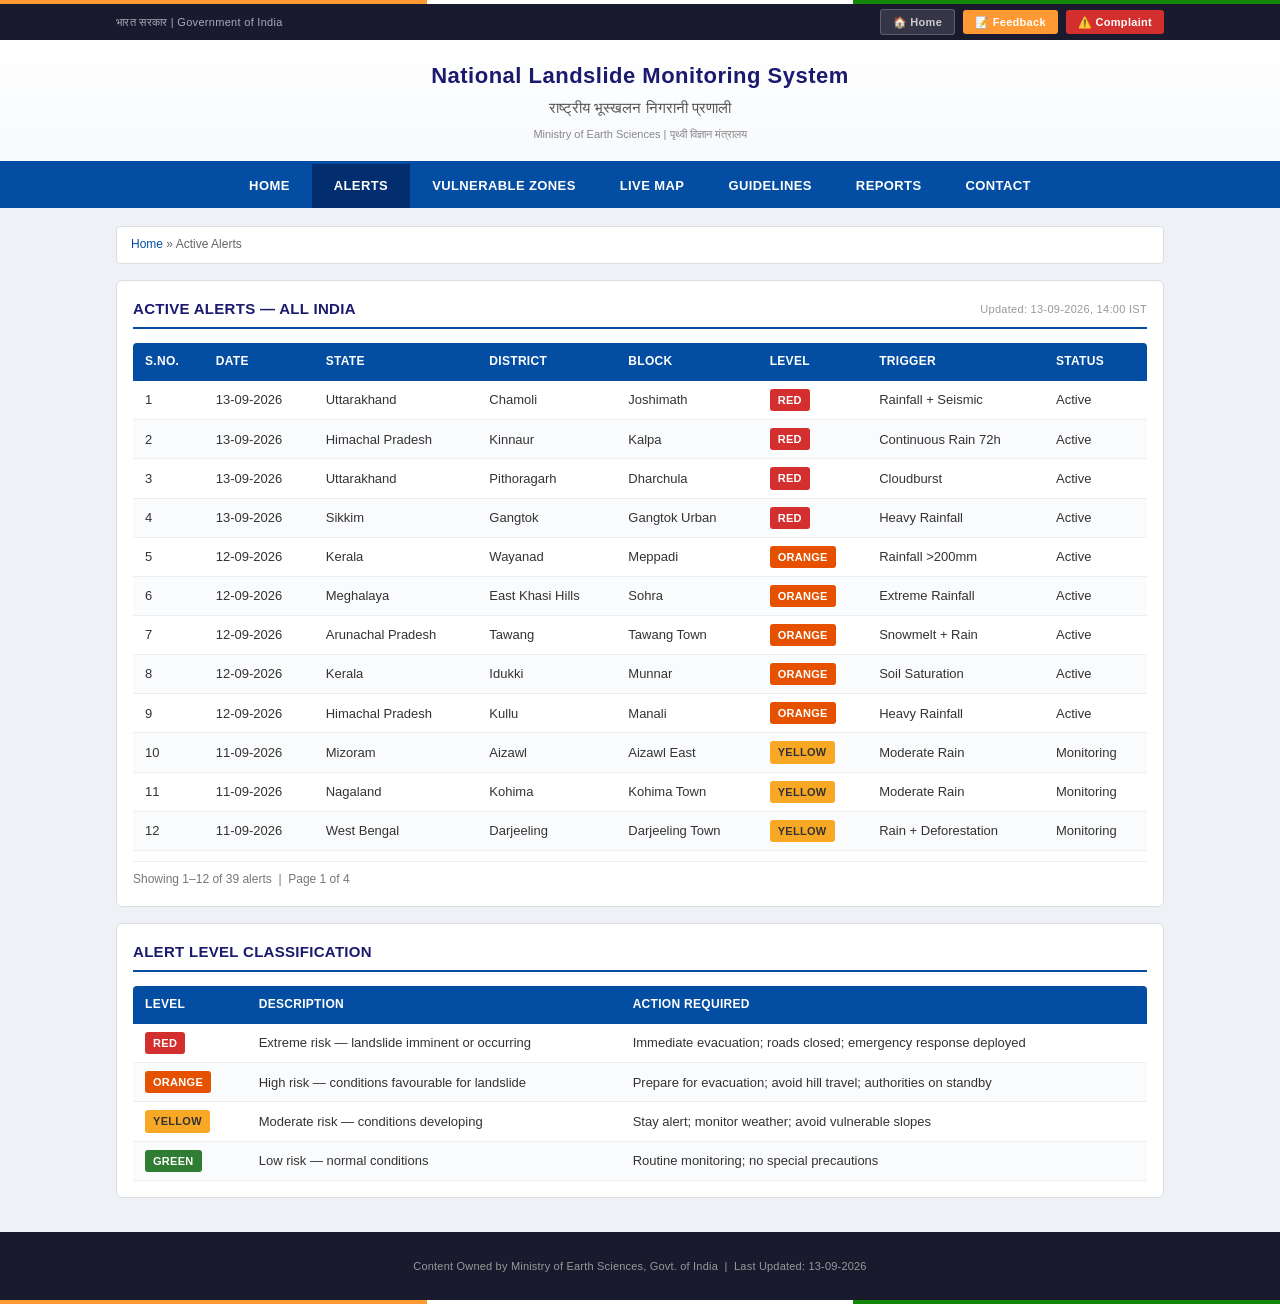
<file: alerts.html>
<!DOCTYPE html>
<html lang="en">
<head>
    <meta charset="UTF-8">
    <meta name="viewport" content="width=device-width, initial-scale=1.0">
    <title>Active Alerts | NLMS</title>
    <link rel="stylesheet" href="style.css">
</head>
<body>

<div class="tricolor"><div class="tri-s"></div><div class="tri-w"></div><div class="tri-g"></div></div>
<div class="topbar-wrap"><div class="topbar"><span>भारत सरकार | Government of India</span><div class="topbar-right"><a href="index.html" class="top-btn top-btn-home">🏠 Home</a><a href="contact.html#feedback" class="top-btn top-btn-feedback">📝 Feedback</a><a href="contact.html#complaint" class="top-btn top-btn-complaint">⚠️ Complaint</a></div></div></div>

<header class="header">
    <div class="container">
        <h1>National Landslide Monitoring System</h1>
        <p class="hindi">राष्ट्रीय भूस्खलन निगरानी प्रणाली</p>
        <p class="ministry">Ministry of Earth Sciences | पृथ्वी विज्ञान मंत्रालय</p>
    </div>
</header>

<nav><div class="container"><ul>
    <li><a href="index.html">Home</a></li>
    <li><a href="alerts.html" class="active">Alerts</a></li>
    <li><a href="zones.html">Vulnerable Zones</a></li>
    <li><a href="map.html">Live Map</a></li>
    <li><a href="guidelines.html">Guidelines</a></li>
    <li><a href="reports.html">Reports</a></li>
    <li><a href="contact.html">Contact</a></li>
</ul></div></nav>

<main class="container">

    <div class="crumb"><a href="index.html">Home</a> &raquo; Active Alerts</div>

    <div class="panel">
        <h2 class="stitle">Active Alerts — All India <small>Updated: 13-09-2026, 14:00 IST</small></h2>
        <table>
            <thead>
                <tr><th>S.No.</th><th>Date</th><th>State</th><th>District</th><th>Block</th><th>Level</th><th>Trigger</th><th>Status</th></tr>
            </thead>
            <tbody>
                <tr><td>1</td><td>13-09-2026</td><td>Uttarakhand</td><td>Chamoli</td><td>Joshimath</td><td><span class="b br">RED</span></td><td>Rainfall + Seismic</td><td>Active</td></tr>
                <tr><td>2</td><td>13-09-2026</td><td>Himachal Pradesh</td><td>Kinnaur</td><td>Kalpa</td><td><span class="b br">RED</span></td><td>Continuous Rain 72h</td><td>Active</td></tr>
                <tr><td>3</td><td>13-09-2026</td><td>Uttarakhand</td><td>Pithoragarh</td><td>Dharchula</td><td><span class="b br">RED</span></td><td>Cloudburst</td><td>Active</td></tr>
                <tr><td>4</td><td>13-09-2026</td><td>Sikkim</td><td>Gangtok</td><td>Gangtok Urban</td><td><span class="b br">RED</span></td><td>Heavy Rainfall</td><td>Active</td></tr>
                <tr><td>5</td><td>12-09-2026</td><td>Kerala</td><td>Wayanad</td><td>Meppadi</td><td><span class="b bo">ORANGE</span></td><td>Rainfall &gt;200mm</td><td>Active</td></tr>
                <tr><td>6</td><td>12-09-2026</td><td>Meghalaya</td><td>East Khasi Hills</td><td>Sohra</td><td><span class="b bo">ORANGE</span></td><td>Extreme Rainfall</td><td>Active</td></tr>
                <tr><td>7</td><td>12-09-2026</td><td>Arunachal Pradesh</td><td>Tawang</td><td>Tawang Town</td><td><span class="b bo">ORANGE</span></td><td>Snowmelt + Rain</td><td>Active</td></tr>
                <tr><td>8</td><td>12-09-2026</td><td>Kerala</td><td>Idukki</td><td>Munnar</td><td><span class="b bo">ORANGE</span></td><td>Soil Saturation</td><td>Active</td></tr>
                <tr><td>9</td><td>12-09-2026</td><td>Himachal Pradesh</td><td>Kullu</td><td>Manali</td><td><span class="b bo">ORANGE</span></td><td>Heavy Rainfall</td><td>Active</td></tr>
                <tr><td>10</td><td>11-09-2026</td><td>Mizoram</td><td>Aizawl</td><td>Aizawl East</td><td><span class="b by">YELLOW</span></td><td>Moderate Rain</td><td>Monitoring</td></tr>
                <tr><td>11</td><td>11-09-2026</td><td>Nagaland</td><td>Kohima</td><td>Kohima Town</td><td><span class="b by">YELLOW</span></td><td>Moderate Rain</td><td>Monitoring</td></tr>
                <tr><td>12</td><td>11-09-2026</td><td>West Bengal</td><td>Darjeeling</td><td>Darjeeling Town</td><td><span class="b by">YELLOW</span></td><td>Rain + Deforestation</td><td>Monitoring</td></tr>
            </tbody>
        </table>
        <div class="pginfo">Showing 1–12 of 39 alerts &nbsp;|&nbsp; Page 1 of 4</div>
    </div>

    <div class="panel">
        <h2 class="stitle">Alert Level Classification</h2>
        <table>
            <thead><tr><th>Level</th><th>Description</th><th>Action Required</th></tr></thead>
            <tbody>
                <tr><td><span class="b br">RED</span></td><td>Extreme risk — landslide imminent or occurring</td><td>Immediate evacuation; roads closed; emergency response deployed</td></tr>
                <tr><td><span class="b bo">ORANGE</span></td><td>High risk — conditions favourable for landslide</td><td>Prepare for evacuation; avoid hill travel; authorities on standby</td></tr>
                <tr><td><span class="b by">YELLOW</span></td><td>Moderate risk — conditions developing</td><td>Stay alert; monitor weather; avoid vulnerable slopes</td></tr>
                <tr><td><span class="b bg">GREEN</span></td><td>Low risk — normal conditions</td><td>Routine monitoring; no special precautions</td></tr>
            </tbody>
        </table>
    </div>

</main>

<footer><div class="container">
    <p>Content Owned by Ministry of Earth Sciences, Govt. of India &nbsp;|&nbsp; Last Updated: 13-09-2026</p>
</div></footer>

<div class="tricolor"><div class="tri-s"></div><div class="tri-w"></div><div class="tri-g"></div></div>

</body>
</html>
</file>
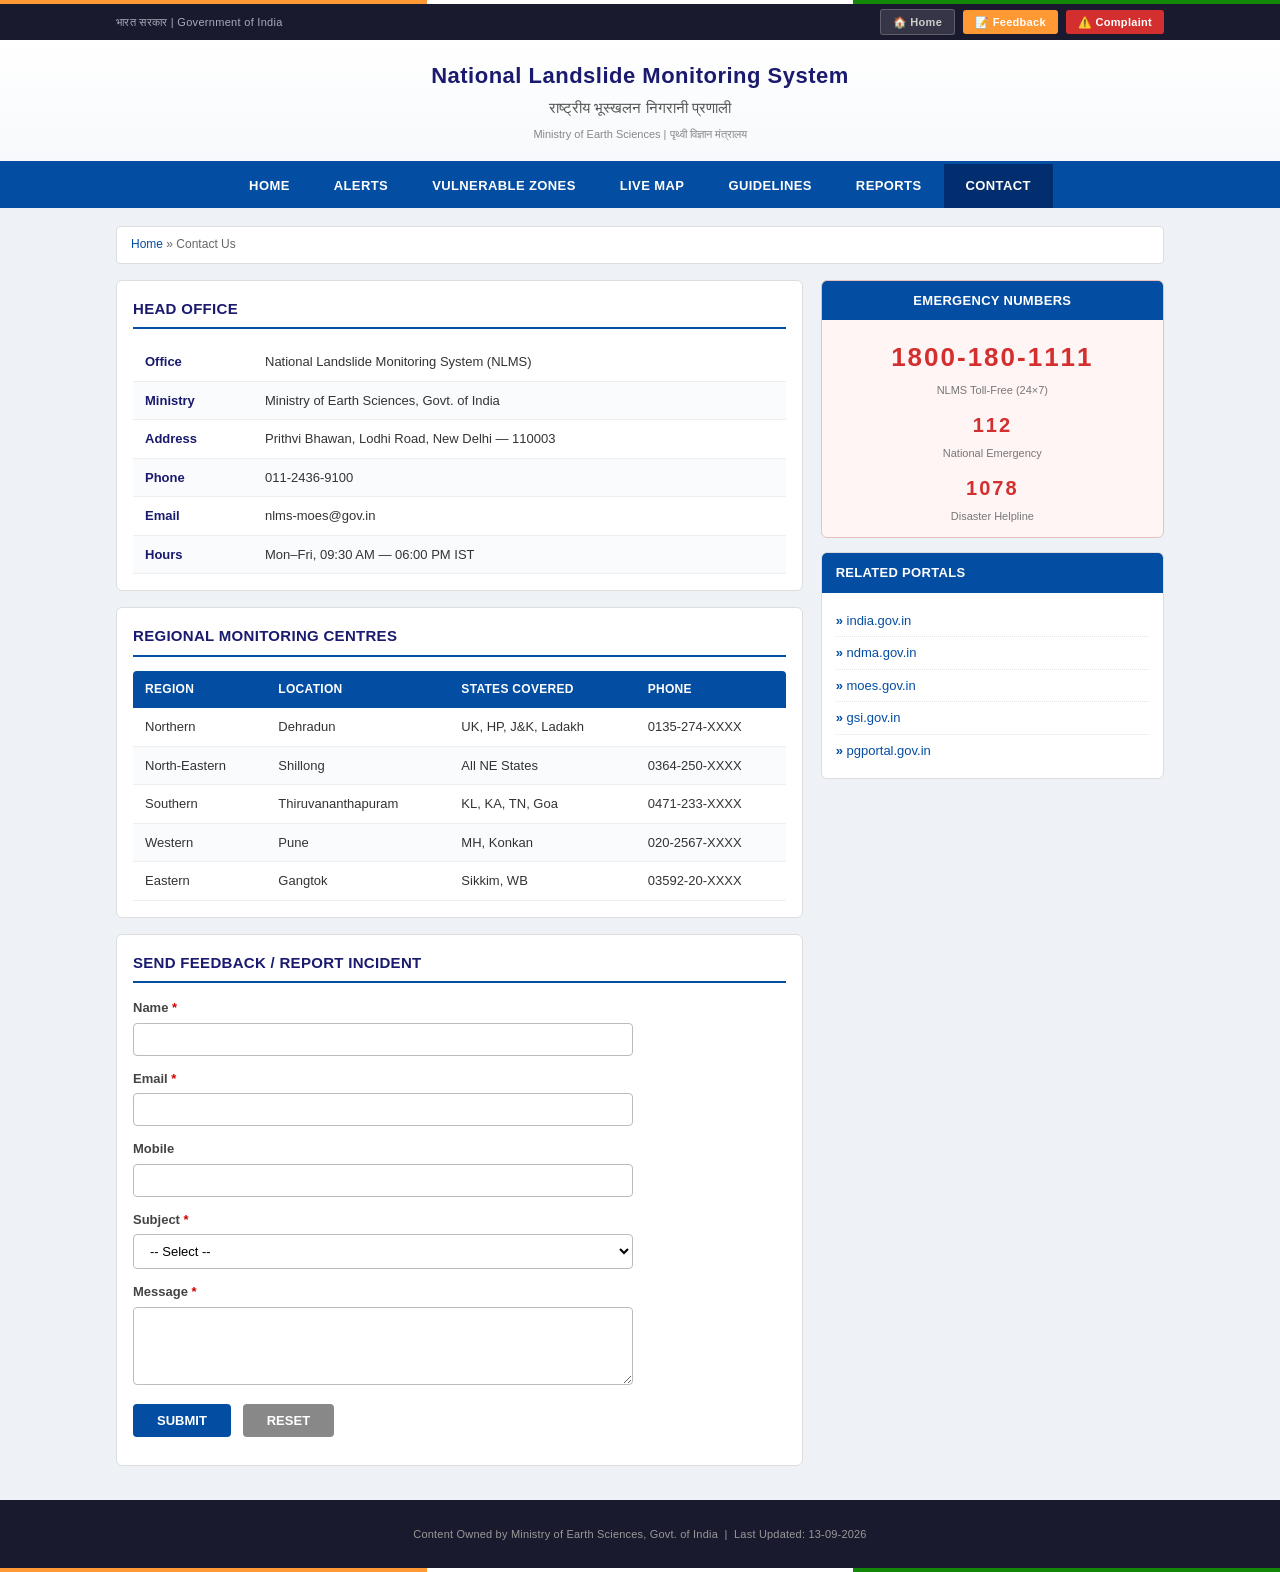
<file: contact.html>
<!DOCTYPE html>
<html lang="en">
<head>
    <meta charset="UTF-8">
    <meta name="viewport" content="width=device-width, initial-scale=1.0">
    <title>Contact | NLMS</title>
    <link rel="stylesheet" href="style.css">
</head>
<body>

<div class="tricolor"><div class="tri-s"></div><div class="tri-w"></div><div class="tri-g"></div></div>
<div class="topbar-wrap"><div class="topbar"><span>भारत सरकार | Government of India</span><div class="topbar-right"><a href="index.html" class="top-btn top-btn-home">🏠 Home</a><a href="contact.html#feedback" class="top-btn top-btn-feedback">📝 Feedback</a><a href="contact.html#complaint" class="top-btn top-btn-complaint">⚠️ Complaint</a></div></div></div>

<header class="header">
    <div class="container">
        <h1>National Landslide Monitoring System</h1>
        <p class="hindi">राष्ट्रीय भूस्खलन निगरानी प्रणाली</p>
        <p class="ministry">Ministry of Earth Sciences | पृथ्वी विज्ञान मंत्रालय</p>
    </div>
</header>

<nav><div class="container"><ul>
    <li><a href="index.html">Home</a></li>
    <li><a href="alerts.html">Alerts</a></li>
    <li><a href="zones.html">Vulnerable Zones</a></li>
    <li><a href="map.html">Live Map</a></li>
    <li><a href="guidelines.html">Guidelines</a></li>
    <li><a href="reports.html">Reports</a></li>
    <li><a href="contact.html" class="active">Contact</a></li>
</ul></div></nav>

<main class="container">

    <div class="crumb"><a href="index.html">Home</a> &raquo; Contact Us</div>

    <div class="cols">
        <div class="col-main">

            <div class="panel">
                <h2 class="stitle">Head Office</h2>
                <table>
                    <tbody>
                        <tr><td style="font-weight:600;color:#1a1a6e;width:120px;">Office</td><td>National Landslide Monitoring System (NLMS)</td></tr>
                        <tr><td style="font-weight:600;color:#1a1a6e;">Ministry</td><td>Ministry of Earth Sciences, Govt. of India</td></tr>
                        <tr><td style="font-weight:600;color:#1a1a6e;">Address</td><td>Prithvi Bhawan, Lodhi Road, New Delhi — 110003</td></tr>
                        <tr><td style="font-weight:600;color:#1a1a6e;">Phone</td><td>011-2436-9100</td></tr>
                        <tr><td style="font-weight:600;color:#1a1a6e;">Email</td><td>nlms-moes@gov.in</td></tr>
                        <tr><td style="font-weight:600;color:#1a1a6e;">Hours</td><td>Mon–Fri, 09:30 AM — 06:00 PM IST</td></tr>
                    </tbody>
                </table>
            </div>

            <div class="panel">
                <h2 class="stitle">Regional Monitoring Centres</h2>
                <table>
                    <thead><tr><th>Region</th><th>Location</th><th>States Covered</th><th>Phone</th></tr></thead>
                    <tbody>
                        <tr><td>Northern</td><td>Dehradun</td><td>UK, HP, J&amp;K, Ladakh</td><td>0135-274-XXXX</td></tr>
                        <tr><td>North-Eastern</td><td>Shillong</td><td>All NE States</td><td>0364-250-XXXX</td></tr>
                        <tr><td>Southern</td><td>Thiruvananthapuram</td><td>KL, KA, TN, Goa</td><td>0471-233-XXXX</td></tr>
                        <tr><td>Western</td><td>Pune</td><td>MH, Konkan</td><td>020-2567-XXXX</td></tr>
                        <tr><td>Eastern</td><td>Gangtok</td><td>Sikkim, WB</td><td>03592-20-XXXX</td></tr>
                    </tbody>
                </table>
            </div>

            <div class="panel">
                <h2 class="stitle">Send Feedback / Report Incident</h2>
                <form style="max-width:500px;">
                    <div class="frow">
                        <label>Name <span class="req">*</span></label>
                        <input type="text" class="finput">
                    </div>
                    <div class="frow">
                        <label>Email <span class="req">*</span></label>
                        <input type="email" class="finput">
                    </div>
                    <div class="frow">
                        <label>Mobile</label>
                        <input type="tel" class="finput">
                    </div>
                    <div class="frow">
                        <label>Subject <span class="req">*</span></label>
                        <select class="fselect">
                            <option>-- Select --</option>
                            <option>Report Landslide Incident</option>
                            <option>General Feedback</option>
                            <option>Data Request</option>
                            <option>Complaint</option>
                        </select>
                    </div>
                    <div class="frow">
                        <label>Message <span class="req">*</span></label>
                        <textarea class="ftextarea" rows="4"></textarea>
                    </div>
                    <div class="frow">
                        <button type="submit" class="fbtn">Submit</button>
                        <button type="reset" class="fbtn fbtn-reset">Reset</button>
                    </div>
                </form>
            </div>

        </div>

        <div class="col-side">

            <div class="sbox helpline">
                <h3>Emergency Numbers</h3>
                <div class="sbox-body">
                    <div class="big">1800-180-1111</div>
                    <p>NLMS Toll-Free (24×7)</p>
                    <div class="sm">112</div>
                    <p>National Emergency</p>
                    <div class="sm">1078</div>
                    <p>Disaster Helpline</p>
                </div>
            </div>

            <div class="sbox">
                <h3>Related Portals</h3>
                <div class="sbox-body">
                    <ul>
                        <li><a href="#">india.gov.in</a></li>
                        <li><a href="#">ndma.gov.in</a></li>
                        <li><a href="#">moes.gov.in</a></li>
                        <li><a href="#">gsi.gov.in</a></li>
                        <li><a href="#">pgportal.gov.in</a></li>
                    </ul>
                </div>
            </div>

        </div>
    </div>

</main>

<footer><div class="container">
    <p>Content Owned by Ministry of Earth Sciences, Govt. of India &nbsp;|&nbsp; Last Updated: 13-09-2026</p>
</div></footer>

<div class="tricolor"><div class="tri-s"></div><div class="tri-w"></div><div class="tri-g"></div></div>

</body>
</html>
</file>
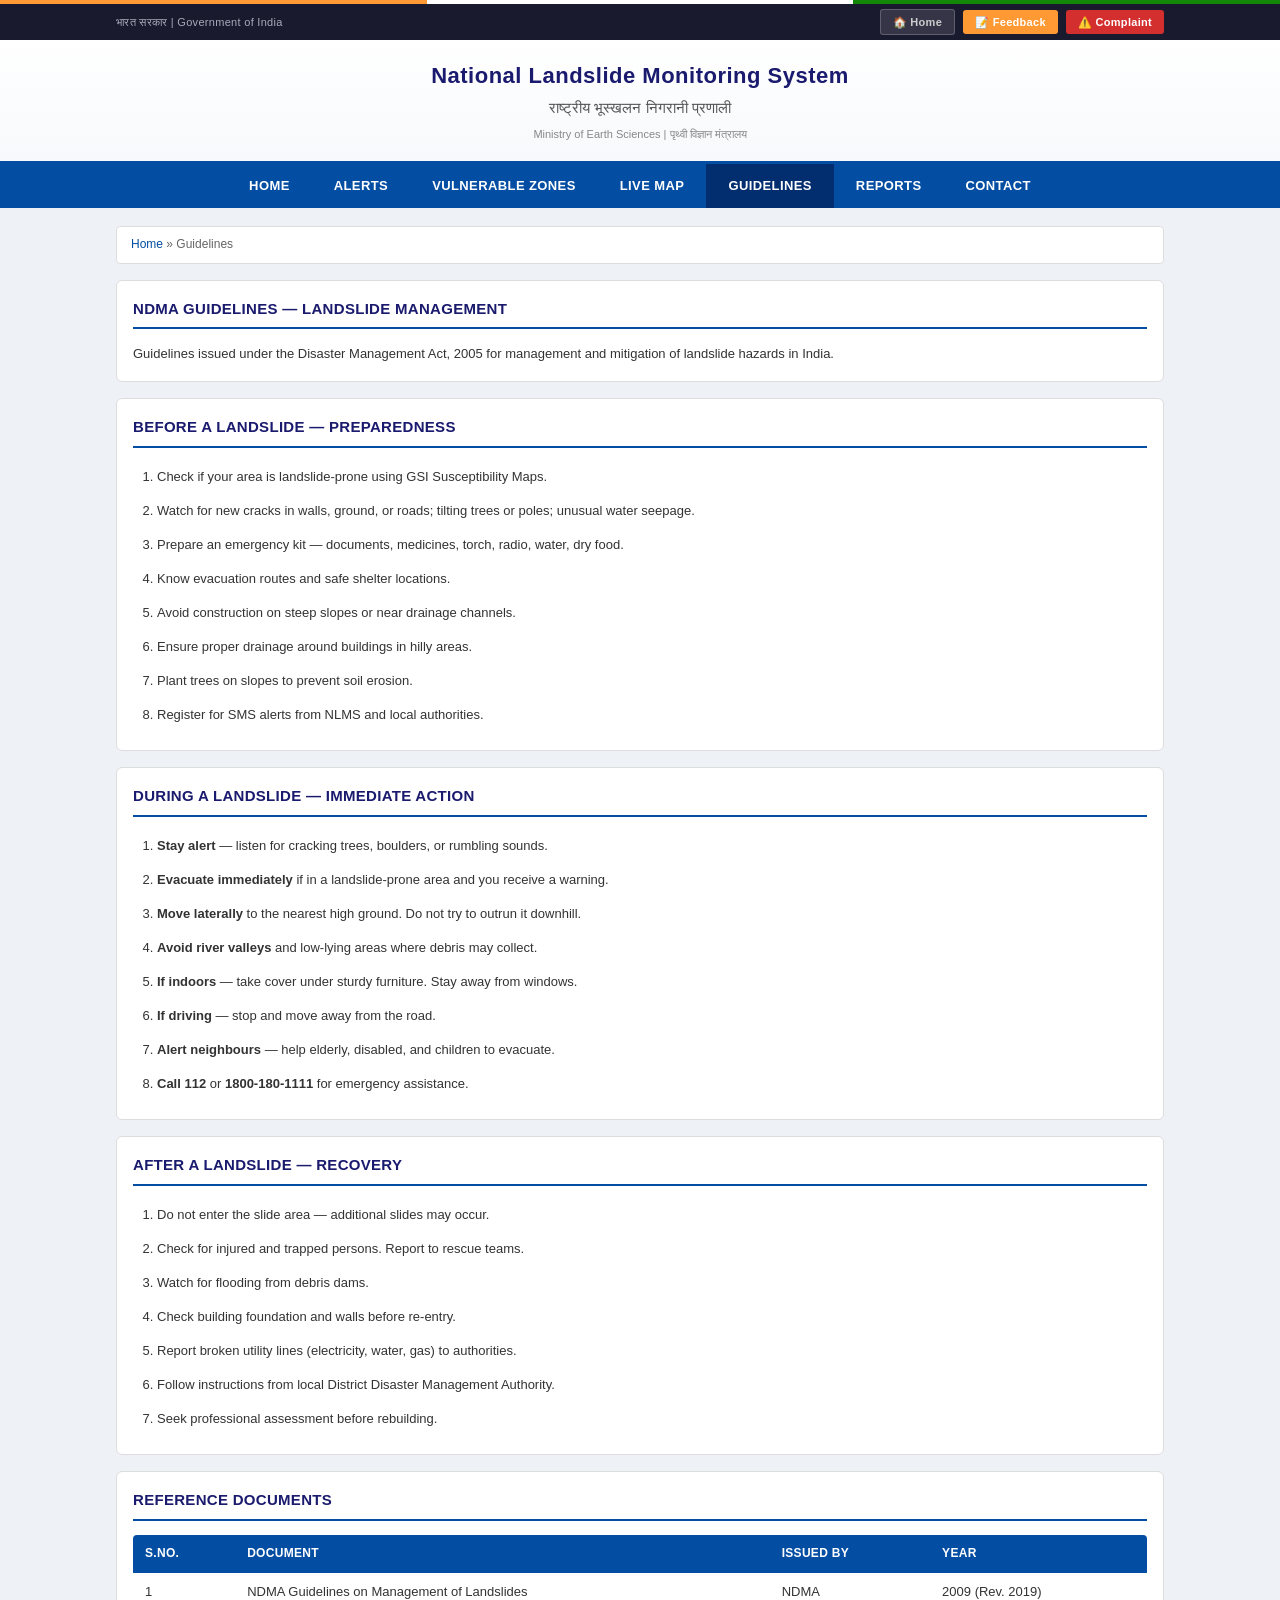
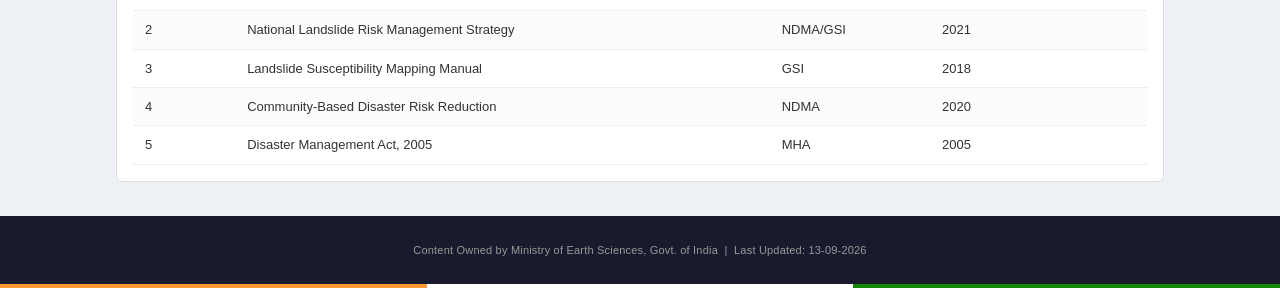
<file: guidelines.html>
<!DOCTYPE html>
<html lang="en">
<head>
    <meta charset="UTF-8">
    <meta name="viewport" content="width=device-width, initial-scale=1.0">
    <title>Guidelines | NLMS</title>
    <link rel="stylesheet" href="style.css">
</head>
<body>

<div class="tricolor"><div class="tri-s"></div><div class="tri-w"></div><div class="tri-g"></div></div>
<div class="topbar-wrap"><div class="topbar"><span>भारत सरकार | Government of India</span><div class="topbar-right"><a href="index.html" class="top-btn top-btn-home">🏠 Home</a><a href="contact.html#feedback" class="top-btn top-btn-feedback">📝 Feedback</a><a href="contact.html#complaint" class="top-btn top-btn-complaint">⚠️ Complaint</a></div></div></div>

<header class="header">
    <div class="container">
        <h1>National Landslide Monitoring System</h1>
        <p class="hindi">राष्ट्रीय भूस्खलन निगरानी प्रणाली</p>
        <p class="ministry">Ministry of Earth Sciences | पृथ्वी विज्ञान मंत्रालय</p>
    </div>
</header>

<nav><div class="container"><ul>
    <li><a href="index.html">Home</a></li>
    <li><a href="alerts.html">Alerts</a></li>
    <li><a href="zones.html">Vulnerable Zones</a></li>
    <li><a href="map.html">Live Map</a></li>
    <li><a href="guidelines.html" class="active">Guidelines</a></li>
    <li><a href="reports.html">Reports</a></li>
    <li><a href="contact.html">Contact</a></li>
</ul></div></nav>

<main class="container">

    <div class="crumb"><a href="index.html">Home</a> &raquo; Guidelines</div>

    <div class="panel">
        <h2 class="stitle">NDMA Guidelines — Landslide Management</h2>
        <p style="font-size:13px;">Guidelines issued under the Disaster Management Act, 2005 for management and mitigation of landslide hazards in India.</p>
    </div>

    <div class="panel">
        <h2 class="stitle">Before a Landslide — Preparedness</h2>
        <ol class="gl">
            <li>Check if your area is landslide-prone using GSI Susceptibility Maps.</li>
            <li>Watch for new cracks in walls, ground, or roads; tilting trees or poles; unusual water seepage.</li>
            <li>Prepare an emergency kit — documents, medicines, torch, radio, water, dry food.</li>
            <li>Know evacuation routes and safe shelter locations.</li>
            <li>Avoid construction on steep slopes or near drainage channels.</li>
            <li>Ensure proper drainage around buildings in hilly areas.</li>
            <li>Plant trees on slopes to prevent soil erosion.</li>
            <li>Register for SMS alerts from NLMS and local authorities.</li>
        </ol>
    </div>

    <div class="panel">
        <h2 class="stitle">During a Landslide — Immediate Action</h2>
        <ol class="gl">
            <li><strong>Stay alert</strong> — listen for cracking trees, boulders, or rumbling sounds.</li>
            <li><strong>Evacuate immediately</strong> if in a landslide-prone area and you receive a warning.</li>
            <li><strong>Move laterally</strong> to the nearest high ground. Do not try to outrun it downhill.</li>
            <li><strong>Avoid river valleys</strong> and low-lying areas where debris may collect.</li>
            <li><strong>If indoors</strong> — take cover under sturdy furniture. Stay away from windows.</li>
            <li><strong>If driving</strong> — stop and move away from the road.</li>
            <li><strong>Alert neighbours</strong> — help elderly, disabled, and children to evacuate.</li>
            <li><strong>Call 112</strong> or <strong>1800-180-1111</strong> for emergency assistance.</li>
        </ol>
    </div>

    <div class="panel">
        <h2 class="stitle">After a Landslide — Recovery</h2>
        <ol class="gl">
            <li>Do not enter the slide area — additional slides may occur.</li>
            <li>Check for injured and trapped persons. Report to rescue teams.</li>
            <li>Watch for flooding from debris dams.</li>
            <li>Check building foundation and walls before re-entry.</li>
            <li>Report broken utility lines (electricity, water, gas) to authorities.</li>
            <li>Follow instructions from local District Disaster Management Authority.</li>
            <li>Seek professional assessment before rebuilding.</li>
        </ol>
    </div>

    <div class="panel">
        <h2 class="stitle">Reference Documents</h2>
        <table>
            <thead><tr><th>S.No.</th><th>Document</th><th>Issued By</th><th>Year</th></tr></thead>
            <tbody>
                <tr><td>1</td><td>NDMA Guidelines on Management of Landslides</td><td>NDMA</td><td>2009 (Rev. 2019)</td></tr>
                <tr><td>2</td><td>National Landslide Risk Management Strategy</td><td>NDMA/GSI</td><td>2021</td></tr>
                <tr><td>3</td><td>Landslide Susceptibility Mapping Manual</td><td>GSI</td><td>2018</td></tr>
                <tr><td>4</td><td>Community-Based Disaster Risk Reduction</td><td>NDMA</td><td>2020</td></tr>
                <tr><td>5</td><td>Disaster Management Act, 2005</td><td>MHA</td><td>2005</td></tr>
            </tbody>
        </table>
    </div>

</main>

<footer><div class="container">
    <p>Content Owned by Ministry of Earth Sciences, Govt. of India &nbsp;|&nbsp; Last Updated: 13-09-2026</p>
</div></footer>

<div class="tricolor"><div class="tri-s"></div><div class="tri-w"></div><div class="tri-g"></div></div>

</body>
</html>
</file>
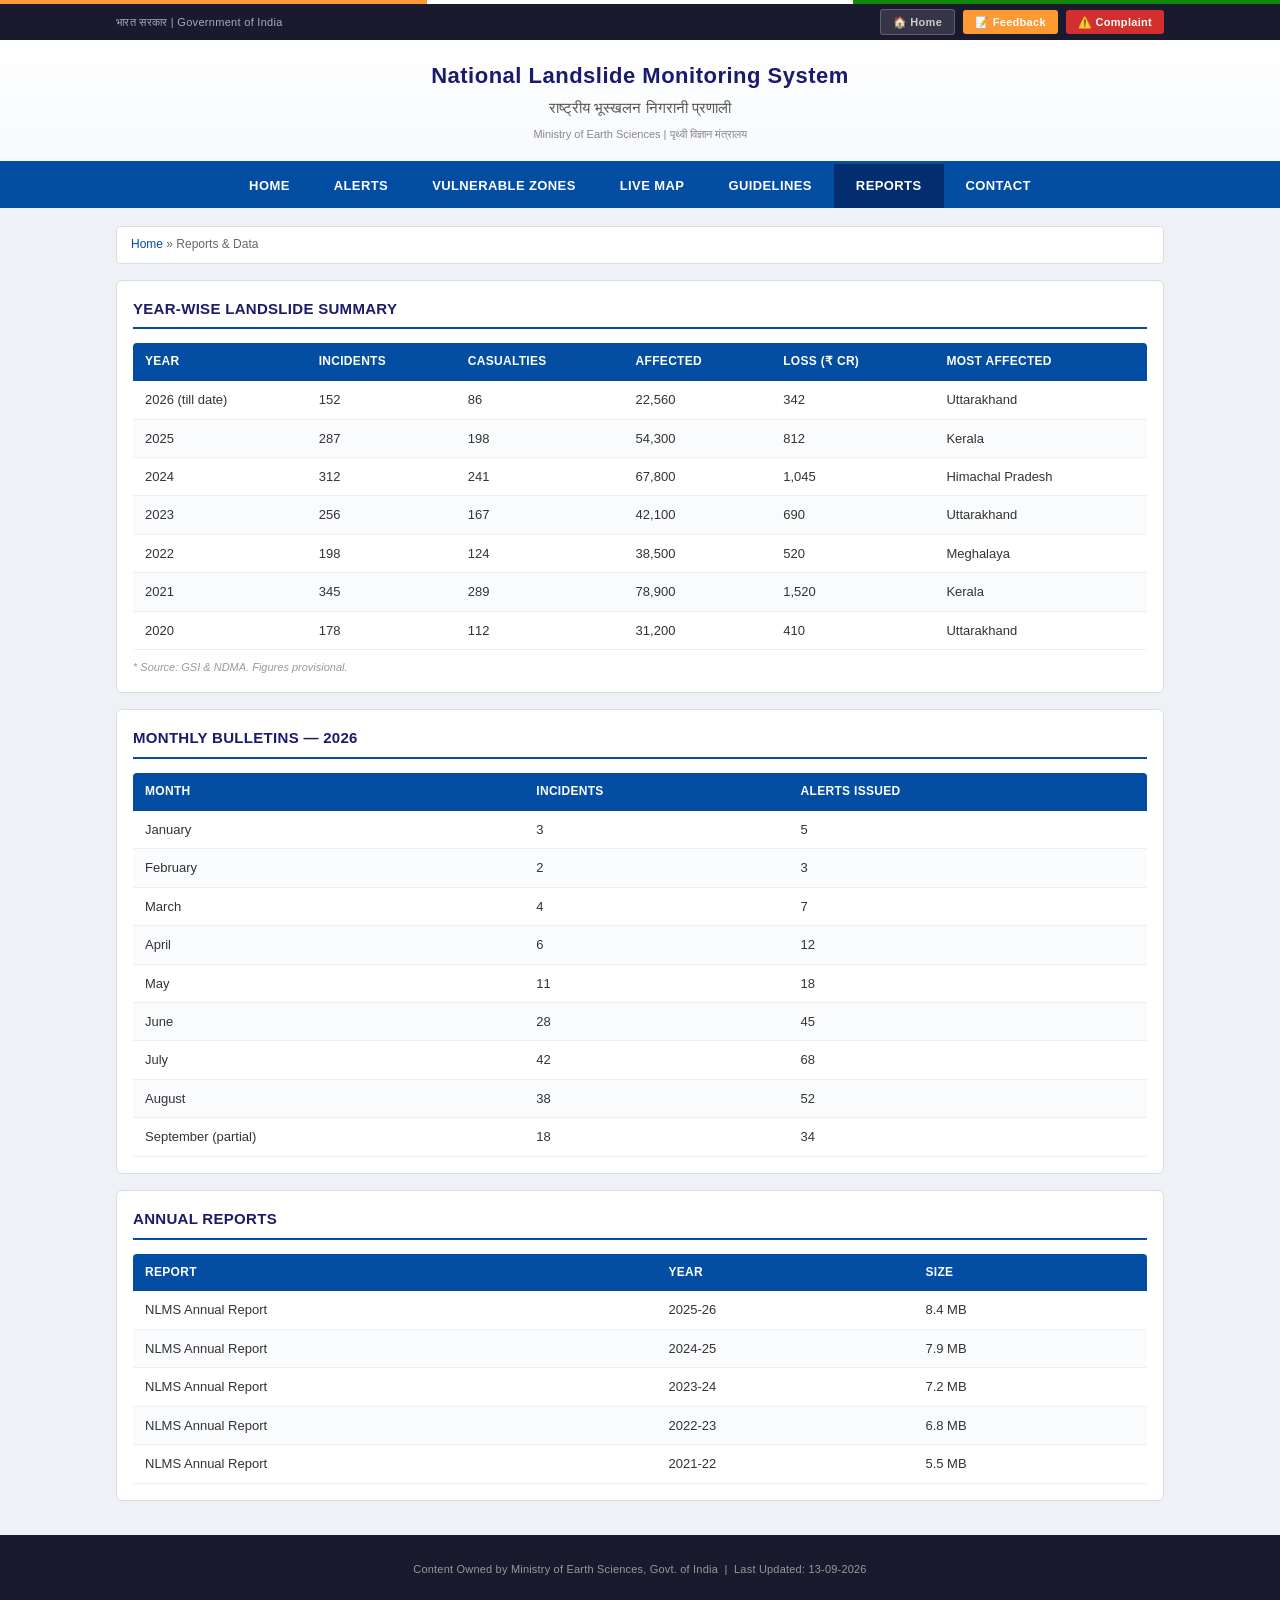
<file: reports.html>
<!DOCTYPE html>
<html lang="en">
<head>
    <meta charset="UTF-8">
    <meta name="viewport" content="width=device-width, initial-scale=1.0">
    <title>Reports | NLMS</title>
    <link rel="stylesheet" href="style.css">
</head>
<body>

<div class="tricolor"><div class="tri-s"></div><div class="tri-w"></div><div class="tri-g"></div></div>
<div class="topbar-wrap"><div class="topbar"><span>भारत सरकार | Government of India</span><div class="topbar-right"><a href="index.html" class="top-btn top-btn-home">🏠 Home</a><a href="contact.html#feedback" class="top-btn top-btn-feedback">📝 Feedback</a><a href="contact.html#complaint" class="top-btn top-btn-complaint">⚠️ Complaint</a></div></div></div>

<header class="header">
    <div class="container">
        <h1>National Landslide Monitoring System</h1>
        <p class="hindi">राष्ट्रीय भूस्खलन निगरानी प्रणाली</p>
        <p class="ministry">Ministry of Earth Sciences | पृथ्वी विज्ञान मंत्रालय</p>
    </div>
</header>

<nav><div class="container"><ul>
    <li><a href="index.html">Home</a></li>
    <li><a href="alerts.html">Alerts</a></li>
    <li><a href="zones.html">Vulnerable Zones</a></li>
    <li><a href="map.html">Live Map</a></li>
    <li><a href="guidelines.html">Guidelines</a></li>
    <li><a href="reports.html" class="active">Reports</a></li>
    <li><a href="contact.html">Contact</a></li>
</ul></div></nav>

<main class="container">

    <div class="crumb"><a href="index.html">Home</a> &raquo; Reports &amp; Data</div>

    <div class="panel">
        <h2 class="stitle">Year-wise Landslide Summary</h2>
        <table>
            <thead><tr><th>Year</th><th>Incidents</th><th>Casualties</th><th>Affected</th><th>Loss (₹ Cr)</th><th>Most Affected</th></tr></thead>
            <tbody>
                <tr><td>2026 (till date)</td><td>152</td><td>86</td><td>22,560</td><td>342</td><td>Uttarakhand</td></tr>
                <tr><td>2025</td><td>287</td><td>198</td><td>54,300</td><td>812</td><td>Kerala</td></tr>
                <tr><td>2024</td><td>312</td><td>241</td><td>67,800</td><td>1,045</td><td>Himachal Pradesh</td></tr>
                <tr><td>2023</td><td>256</td><td>167</td><td>42,100</td><td>690</td><td>Uttarakhand</td></tr>
                <tr><td>2022</td><td>198</td><td>124</td><td>38,500</td><td>520</td><td>Meghalaya</td></tr>
                <tr><td>2021</td><td>345</td><td>289</td><td>78,900</td><td>1,520</td><td>Kerala</td></tr>
                <tr><td>2020</td><td>178</td><td>112</td><td>31,200</td><td>410</td><td>Uttarakhand</td></tr>
            </tbody>
        </table>
        <p class="tnote">* Source: GSI &amp; NDMA. Figures provisional.</p>
    </div>

    <div class="panel">
        <h2 class="stitle">Monthly Bulletins — 2026</h2>
        <table>
            <thead><tr><th>Month</th><th>Incidents</th><th>Alerts Issued</th></tr></thead>
            <tbody>
                <tr><td>January</td><td>3</td><td>5</td></tr>
                <tr><td>February</td><td>2</td><td>3</td></tr>
                <tr><td>March</td><td>4</td><td>7</td></tr>
                <tr><td>April</td><td>6</td><td>12</td></tr>
                <tr><td>May</td><td>11</td><td>18</td></tr>
                <tr><td>June</td><td>28</td><td>45</td></tr>
                <tr><td>July</td><td>42</td><td>68</td></tr>
                <tr><td>August</td><td>38</td><td>52</td></tr>
                <tr><td>September (partial)</td><td>18</td><td>34</td></tr>
            </tbody>
        </table>
    </div>

    <div class="panel">
        <h2 class="stitle">Annual Reports</h2>
        <table>
            <thead><tr><th>Report</th><th>Year</th><th>Size</th></tr></thead>
            <tbody>
                <tr><td>NLMS Annual Report</td><td>2025-26</td><td>8.4 MB</td></tr>
                <tr><td>NLMS Annual Report</td><td>2024-25</td><td>7.9 MB</td></tr>
                <tr><td>NLMS Annual Report</td><td>2023-24</td><td>7.2 MB</td></tr>
                <tr><td>NLMS Annual Report</td><td>2022-23</td><td>6.8 MB</td></tr>
                <tr><td>NLMS Annual Report</td><td>2021-22</td><td>5.5 MB</td></tr>
            </tbody>
        </table>
    </div>

</main>

<footer><div class="container">
    <p>Content Owned by Ministry of Earth Sciences, Govt. of India &nbsp;|&nbsp; Last Updated: 13-09-2026</p>
</div></footer>

<div class="tricolor"><div class="tri-s"></div><div class="tri-w"></div><div class="tri-g"></div></div>

</body>
</html>
</file>
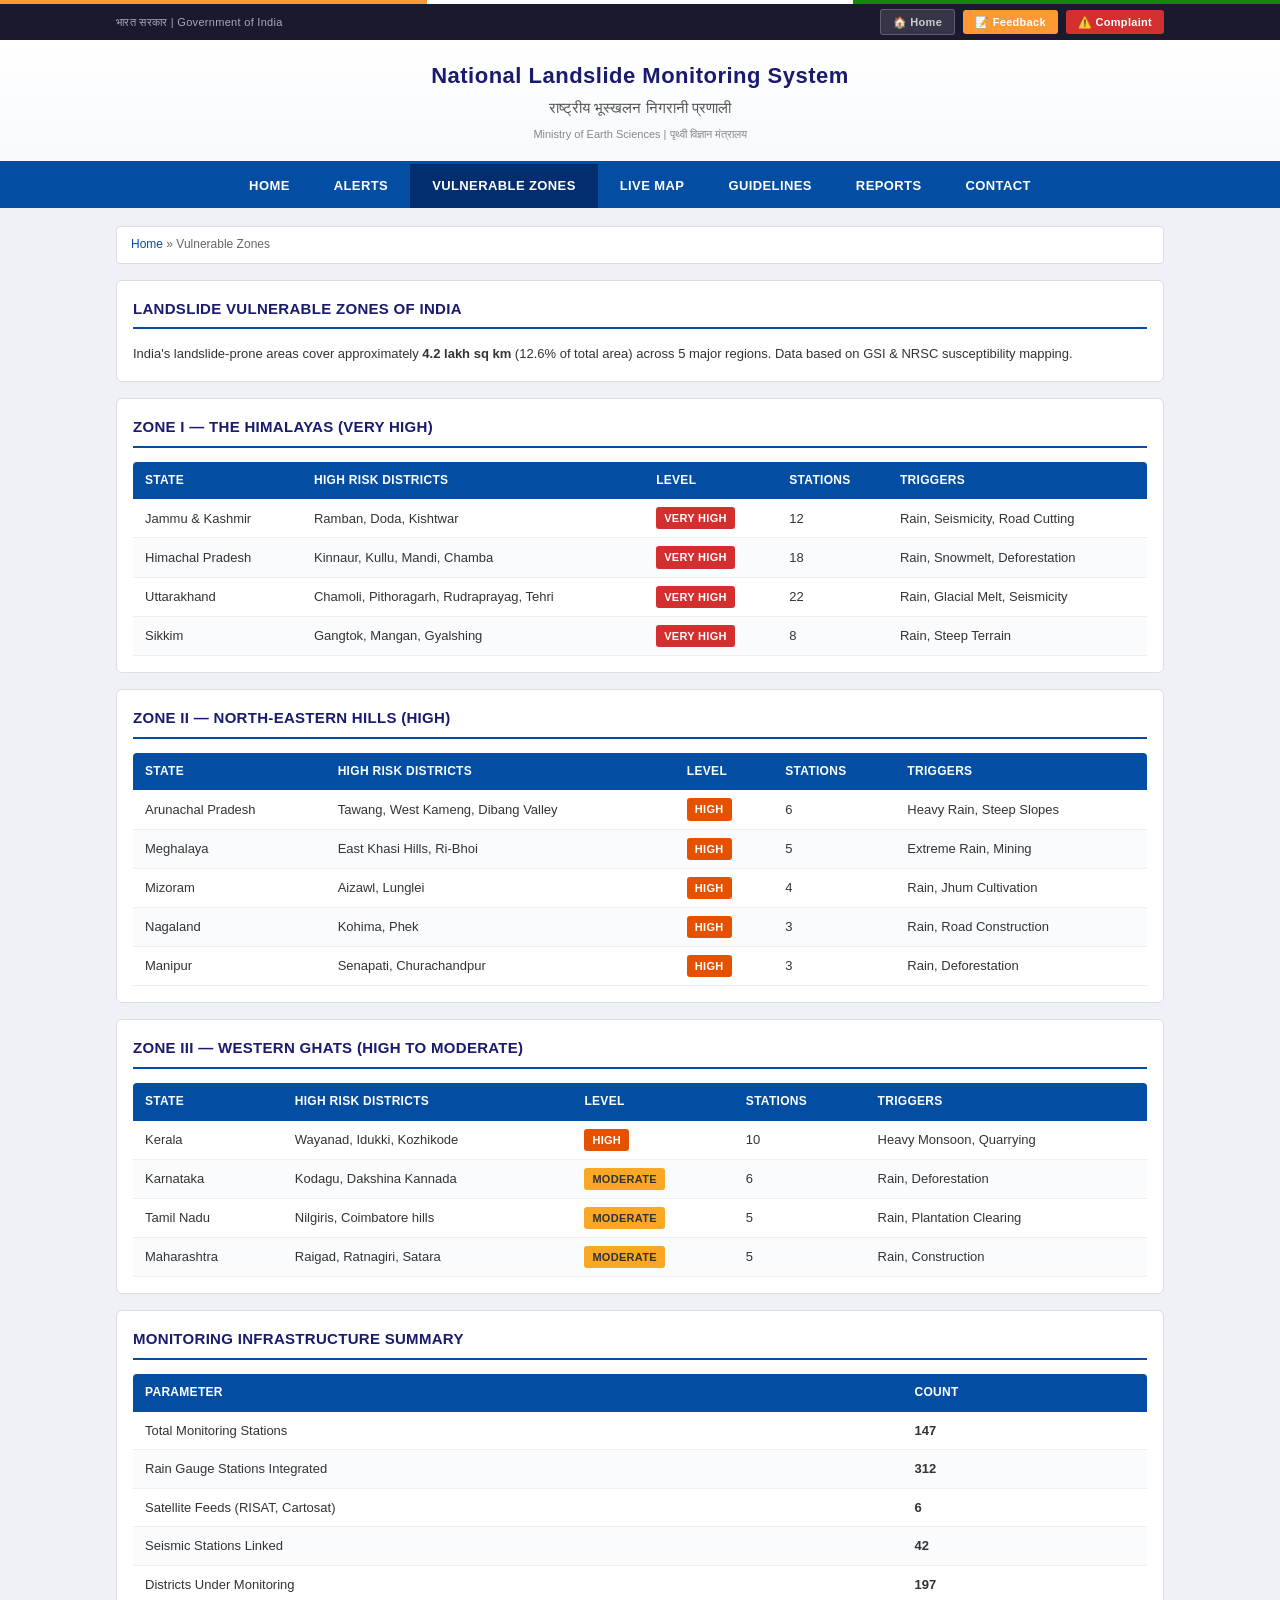
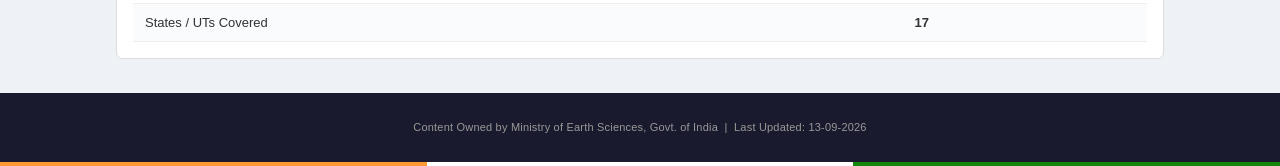
<file: zones.html>
<!DOCTYPE html>
<html lang="en">
<head>
    <meta charset="UTF-8">
    <meta name="viewport" content="width=device-width, initial-scale=1.0">
    <title>Vulnerable Zones | NLMS</title>
    <link rel="stylesheet" href="style.css">
</head>
<body>

<div class="tricolor"><div class="tri-s"></div><div class="tri-w"></div><div class="tri-g"></div></div>
<div class="topbar-wrap"><div class="topbar"><span>भारत सरकार | Government of India</span><div class="topbar-right"><a href="index.html" class="top-btn top-btn-home">🏠 Home</a><a href="contact.html#feedback" class="top-btn top-btn-feedback">📝 Feedback</a><a href="contact.html#complaint" class="top-btn top-btn-complaint">⚠️ Complaint</a></div></div></div>

<header class="header">
    <div class="container">
        <h1>National Landslide Monitoring System</h1>
        <p class="hindi">राष्ट्रीय भूस्खलन निगरानी प्रणाली</p>
        <p class="ministry">Ministry of Earth Sciences | पृथ्वी विज्ञान मंत्रालय</p>
    </div>
</header>

<nav><div class="container"><ul>
    <li><a href="index.html">Home</a></li>
    <li><a href="alerts.html">Alerts</a></li>
    <li><a href="zones.html" class="active">Vulnerable Zones</a></li>
    <li><a href="map.html">Live Map</a></li>
    <li><a href="guidelines.html">Guidelines</a></li>
    <li><a href="reports.html">Reports</a></li>
    <li><a href="contact.html">Contact</a></li>
</ul></div></nav>

<main class="container">

    <div class="crumb"><a href="index.html">Home</a> &raquo; Vulnerable Zones</div>

    <div class="panel">
        <h2 class="stitle">Landslide Vulnerable Zones of India</h2>
        <p style="font-size:13px;">
            India's landslide-prone areas cover approximately <strong>4.2 lakh sq km</strong> (12.6% of total area) across 5 major regions. Data based on GSI &amp; NRSC susceptibility mapping.
        </p>
    </div>

    <div class="panel">
        <h2 class="stitle">Zone I — The Himalayas (Very High)</h2>
        <table>
            <thead><tr><th>State</th><th>High Risk Districts</th><th>Level</th><th>Stations</th><th>Triggers</th></tr></thead>
            <tbody>
                <tr><td>Jammu &amp; Kashmir</td><td>Ramban, Doda, Kishtwar</td><td><span class="b br">VERY HIGH</span></td><td>12</td><td>Rain, Seismicity, Road Cutting</td></tr>
                <tr><td>Himachal Pradesh</td><td>Kinnaur, Kullu, Mandi, Chamba</td><td><span class="b br">VERY HIGH</span></td><td>18</td><td>Rain, Snowmelt, Deforestation</td></tr>
                <tr><td>Uttarakhand</td><td>Chamoli, Pithoragarh, Rudraprayag, Tehri</td><td><span class="b br">VERY HIGH</span></td><td>22</td><td>Rain, Glacial Melt, Seismicity</td></tr>
                <tr><td>Sikkim</td><td>Gangtok, Mangan, Gyalshing</td><td><span class="b br">VERY HIGH</span></td><td>8</td><td>Rain, Steep Terrain</td></tr>
            </tbody>
        </table>
    </div>

    <div class="panel">
        <h2 class="stitle">Zone II — North-Eastern Hills (High)</h2>
        <table>
            <thead><tr><th>State</th><th>High Risk Districts</th><th>Level</th><th>Stations</th><th>Triggers</th></tr></thead>
            <tbody>
                <tr><td>Arunachal Pradesh</td><td>Tawang, West Kameng, Dibang Valley</td><td><span class="b bo">HIGH</span></td><td>6</td><td>Heavy Rain, Steep Slopes</td></tr>
                <tr><td>Meghalaya</td><td>East Khasi Hills, Ri-Bhoi</td><td><span class="b bo">HIGH</span></td><td>5</td><td>Extreme Rain, Mining</td></tr>
                <tr><td>Mizoram</td><td>Aizawl, Lunglei</td><td><span class="b bo">HIGH</span></td><td>4</td><td>Rain, Jhum Cultivation</td></tr>
                <tr><td>Nagaland</td><td>Kohima, Phek</td><td><span class="b bo">HIGH</span></td><td>3</td><td>Rain, Road Construction</td></tr>
                <tr><td>Manipur</td><td>Senapati, Churachandpur</td><td><span class="b bo">HIGH</span></td><td>3</td><td>Rain, Deforestation</td></tr>
            </tbody>
        </table>
    </div>

    <div class="panel">
        <h2 class="stitle">Zone III — Western Ghats (High to Moderate)</h2>
        <table>
            <thead><tr><th>State</th><th>High Risk Districts</th><th>Level</th><th>Stations</th><th>Triggers</th></tr></thead>
            <tbody>
                <tr><td>Kerala</td><td>Wayanad, Idukki, Kozhikode</td><td><span class="b bo">HIGH</span></td><td>10</td><td>Heavy Monsoon, Quarrying</td></tr>
                <tr><td>Karnataka</td><td>Kodagu, Dakshina Kannada</td><td><span class="b by">MODERATE</span></td><td>6</td><td>Rain, Deforestation</td></tr>
                <tr><td>Tamil Nadu</td><td>Nilgiris, Coimbatore hills</td><td><span class="b by">MODERATE</span></td><td>5</td><td>Rain, Plantation Clearing</td></tr>
                <tr><td>Maharashtra</td><td>Raigad, Ratnagiri, Satara</td><td><span class="b by">MODERATE</span></td><td>5</td><td>Rain, Construction</td></tr>
            </tbody>
        </table>
    </div>

    <div class="panel">
        <h2 class="stitle">Monitoring Infrastructure Summary</h2>
        <table>
            <thead><tr><th>Parameter</th><th>Count</th></tr></thead>
            <tbody>
                <tr><td>Total Monitoring Stations</td><td><strong>147</strong></td></tr>
                <tr><td>Rain Gauge Stations Integrated</td><td><strong>312</strong></td></tr>
                <tr><td>Satellite Feeds (RISAT, Cartosat)</td><td><strong>6</strong></td></tr>
                <tr><td>Seismic Stations Linked</td><td><strong>42</strong></td></tr>
                <tr><td>Districts Under Monitoring</td><td><strong>197</strong></td></tr>
                <tr><td>States / UTs Covered</td><td><strong>17</strong></td></tr>
            </tbody>
        </table>
    </div>

</main>

<footer><div class="container">
    <p>Content Owned by Ministry of Earth Sciences, Govt. of India &nbsp;|&nbsp; Last Updated: 13-09-2026</p>
</div></footer>

<div class="tricolor"><div class="tri-s"></div><div class="tri-w"></div><div class="tri-g"></div></div>

</body>
</html>
</file>
<file: style.css>
/*
    NLMS - National Landslide Monitoring System
    Main stylesheet
    Author: Web Team
    Last modified: Sep 2026
    NOTE: tested on chrome and edge, firefox might have minor scroll issues
*/

* {
    margin: 0;
    padding: 0;
    box-sizing: border-box;
}

body {
    font-family: 'Segoe UI', Arial, sans-serif;
    font-size: 14px;
    color: #333;
    background-color: #eef1f5;
    line-height: 1.65;
}

a {
    color: #034da2;
    text-decoration: none;
}
a:hover {
    text-decoration: underline;
    color: #022d6e;
}

.container {
    max-width: 1080px;
    margin: 0 auto;
    padding-left: 16px;
    padding-right: 16px;
}


/* tricolor bar at top and bottom */
.tricolor { display: flex; height: 4px; }
.tri-s { flex: 1; background: #FF9933; }
.tri-w { flex: 1; background: white; }
.tri-g { flex: 1; background: #138808; }

/* thin bar below tricolor */
.topbar-wrap {
    background-color: #1a1a2e;
}

.topbar {
    background-color: #1a1a2e;
    color: #aab;
    font-size: 11px;
    padding: 5px 16px;
    display: flex;
    justify-content: space-between;
    align-items: center;
    letter-spacing: 0.3px;
    max-width: 1080px;
    margin: 0 auto;
}

/* home / feedback / complaint buttons on top right */
.topbar-right {
    display: flex;
    gap: 8px;
    align-items: center;
}

.top-btn {
    padding: 3px 12px;
    font-size: 11px;
    font-weight: 600;
    border-radius: 3px;
    cursor: pointer;
    font-family: inherit;
    text-decoration: none;
    border: none;
    transition: background 0.2s;
    white-space: nowrap;
}

.top-btn-home {
    background: rgba(255, 255, 255, 0.12);
    color: #ccc;
    border: 1px solid rgba(255, 255, 255, 0.2);
}

.top-btn-home:hover {
    background: rgba(255, 255, 255, 0.22);
    color: white;
    text-decoration: none;
}

.top-btn-feedback {
    background: #FF9933;
    color: white;
}

.top-btn-feedback:hover {
    background: #e88a2a;
    text-decoration: none;
}

.top-btn-complaint {
    background: #d32f2f;
    color: white;
}

.top-btn-complaint:hover {
    background: #b71c1c;
    text-decoration: none;
}


/* ---- HEADER SECTION ---- */
.header {
    background: linear-gradient(to bottom, #ffffff, #f7f9fc);
    border-bottom: 3px solid #034da2;
    padding-top: 18px;
    padding-bottom: 18px;
    text-align: center;
}

.header h1 {
    font-size: 22px;
    color: #1a1a6e;
    letter-spacing: 0.5px;
}

.header .hindi {
    font-size: 15px;
    color: #555;
    margin-top: 2px;
}

.header .ministry {
    font-size: 11px;
    color: #888;
    margin-top: 4px;
}


/* navigation bar */
nav {
    background: #034da2;
}

nav ul {
    list-style: none;
    display: flex;
    flex-wrap: wrap;
    justify-content: center;
}

nav a {
    display: block;
    padding: 11px 22px;
    color: white;
    font-size: 13px;
    font-weight: 600;
    text-transform: uppercase;
    letter-spacing: 0.4px;
    transition: background 0.2s;
}

nav a:hover,
nav a.active {
    background: #022d6e;
    text-decoration: none;
}


/* breadcrumb - used on inner pages */
.crumb {
    font-size: 12px;
    color: #666;
    padding: 8px 14px;
    background: white;
    border: 1px solid #ddd;
    margin-bottom: 16px;
    border-radius: 4px;
}


/* section headings */
.stitle {
    font-size: 15px;
    color: #1a1a6e;
    border-bottom: 2px solid #034da2;
    padding-bottom: 6px;
    margin-bottom: 14px;
    text-transform: uppercase;
    font-weight: 700;
    letter-spacing: 0.3px;
}

.stitle small {
    font-size: 11px;
    color: #999;
    text-transform: none;
    font-weight: normal;
    float: right;
    margin-top: 3px;
}


/*
    =============================================
    CITY SLIDER - the blue section with state
    tabs and city buttons
    =============================================
*/
.slider-section {
    background: linear-gradient(135deg, #034da2, #1a1a6e);
    color: white;
    padding: 20px 0 0 0;
    margin-bottom: 18px;
    border-radius: 6px;
    overflow: hidden;
}

.slider-section h2 {
    font-size: 17px;
    font-weight: 600;
    text-align: center;
    padding: 0 16px;
}

.slider-section > p {
    font-size: 12px;
    opacity: 0.75;
    text-align: center;
    margin: 4px 16px 14px 16px;
}

/* row of state names that you can scroll */
.state-tabs {
    display: flex;
    overflow-x: auto;
    background: rgba(0, 0, 0, 0.15);
    /* hide ugly scrollbar on some browsers */
    scrollbar-width: thin;
    scrollbar-color: rgba(255,255,255,0.3) transparent;
}

.state-tabs::-webkit-scrollbar { height: 4px; }
.state-tabs::-webkit-scrollbar-thumb {
    background: rgba(255,255,255,0.3);
    border-radius: 2px;
}

.state-tab {
    flex-shrink: 0;
    padding: 9px 18px;
    font-size: 12px;
    font-weight: 600;
    color: rgba(255,255,255,0.7);
    cursor: pointer;
    white-space: nowrap;
    border: none;
    background: transparent;
    border-bottom: 3px solid transparent;
    font-family: inherit;
    transition: all 0.2s;
}

.state-tab:hover {
    color: white;
    background: rgba(255,255,255,0.08);
}

.state-tab.active {
    color: white;
    background: rgba(255,255,255,0.1);
    border-bottom-color: #FF9933;  /* saffron highlight */
}


/* the pill-shaped city buttons */
.city-chips-wrap {
    padding: 12px 16px 14px;
    overflow-x: auto;
    scrollbar-width: thin;
    scrollbar-color: rgba(255,255,255,0.3) transparent;
}

.city-chips-wrap::-webkit-scrollbar { height: 4px; }
.city-chips-wrap::-webkit-scrollbar-thumb {
    background: rgba(255,255,255,0.3);
    border-radius: 2px;
}

.city-chips {
    display: flex;
    gap: 8px;
    min-width: max-content;  /* prevent wrapping */
}

.city-chip {
    flex-shrink: 0;
    padding: 8px 16px;
    border-radius: 20px;
    font-size: 13px;
    font-weight: 600;
    cursor: pointer;
    border: 2px solid rgba(255,255,255,0.25);
    background: rgba(255,255,255,0.08);
    color: white;
    font-family: inherit;
    white-space: nowrap;
    transition: all 0.2s;
}

.city-chip:hover {
    background: rgba(255,255,255,0.2);
    border-color: rgba(255,255,255,0.5);
}

.city-chip.active {
    background: #FF9933;
    border-color: #FF9933;
    color: white;
}

/* colored dot next to city name showing risk level */
.chip-dot {
    display: inline-block;
    width: 8px;
    height: 8px;
    border-radius: 50%;
    margin-right: 5px;
    vertical-align: middle;
}

.chip-dot.dr { background: #ff4444; }
.chip-dot.do { background: #ff8c00; }
.chip-dot.dy { background: #ffd600; }
.chip-dot.dg { background: #4caf50; }


/*
    city detail card - shows up when you
    click on a city chip
*/
.city-detail {
    display: none;
    background: white;
    border: 1px solid #ddd;
    border-radius: 6px;
    margin-bottom: 18px;
    overflow: hidden;
}

.city-detail.visible {
    display: block;
}

.cd-header {
    display: flex;
    justify-content: space-between;
    align-items: flex-start;
    padding: 16px 18px 10px 18px;
    border-bottom: 1px solid #eee;
    flex-wrap: wrap;
    gap: 10px;
}

.cd-title {
    font-size: 18px;
    font-weight: 700;
    color: #1a1a6e;
}

.cd-sub {
    font-size: 12px;
    color: #888;
    margin-top: 2px;
}

.cd-coords {
    font-size: 12px;
    color: #666;
    margin-top: 4px;
}

.cd-coords span {
    background: #f0f2f6;
    padding: 2px 8px;
    border-radius: 3px;
    margin-right: 6px;
    font-family: 'Courier New', monospace;
    font-size: 11px;
}

.cd-status {
    font-size: 12px;
    color: #666;
    padding: 8px 18px;
    background: #fafbfd;
    border-bottom: 1px solid #eee;
}

.cd-close {
    background: none;
    border: 1px solid #ccc;
    border-radius: 4px;
    padding: 4px 12px;
    font-size: 12px;
    cursor: pointer;
    color: #666;
}

.cd-close:hover { background: #eee; }

/* weather stats grid inside detail card */
.cd-label {
    font-size: 11px;
    font-weight: 700;
    color: #888;
    text-transform: uppercase;
    letter-spacing: 0.5px;
    padding: 12px 18px 6px 18px;
}

.cd-grid {
    display: flex;
    flex-wrap: wrap;
    gap: 8px;
    padding: 0 18px 14px 18px;
}

.cd-stat {
    flex: 1;
    min-width: 90px;
    background: #f4f6fa;
    border: 1px solid #e8ebf0;
    border-radius: 6px;
    padding: 10px 8px;
    text-align: center;
}

.cd-val {
    display: block;
    font-size: 17px;
    font-weight: 700;
    color: #1a1a6e;
}

.cd-name {
    display: block;
    font-size: 10px;
    color: #888;
    text-transform: uppercase;
    letter-spacing: 0.3px;
    margin-top: 3px;
}

/* 2-day forecast boxes */
.cd-forecast {
    display: flex;
    gap: 10px;
    padding: 0 18px 16px 18px;
    flex-wrap: wrap;
}

.cd-fday {
    flex: 1;
    min-width: 200px;
    border: 1px solid #e0e4ea;
    border-radius: 6px;
    padding: 12px;
    background: #fafbfd;
}

.cd-fdate {
    font-size: 14px;
    font-weight: 700;
    color: #1a1a6e;
    margin-bottom: 2px;
}

.cd-fweather {
    font-size: 12px;
    color: #666;
    margin-bottom: 8px;
    padding-bottom: 8px;
    border-bottom: 1px dashed #e0e0e0;
}

.cd-fstats {
    display: flex;
    flex-wrap: wrap;
    gap: 6px;
}

.cd-fstat {
    font-size: 12px;
    color: #555;
    background: #eef1f7;
    padding: 3px 8px;
    border-radius: 4px;
    white-space: nowrap;
}


/* ---- STATUS CARDS (red/orange/yellow/green) ---- */

.cards {
    display: flex;
    gap: 14px;
    flex-wrap: wrap;
    margin-bottom: 20px;
}

.card {
    flex: 1;
    min-width: 130px;
    text-align: center;
    padding: 18px 10px;
    background: white;
    border: 1px solid #e0e0e0;
    border-radius: 6px;
    transition: box-shadow 0.2s;
}

.card:hover {
    box-shadow: 0 2px 8px rgba(0,0,0,0.08);
}

.card .num {
    font-size: 34px;
    font-weight: 700;
    line-height: 1;
}

.card .lbl {
    font-size: 12px;
    font-weight: 600;
    margin-top: 6px;
    color: #444;
}

.card .sub {
    font-size: 11px;
    color: #999;
    margin-top: 2px;
}

/* individual card colors */
.card.r { border-left: 5px solid #d32f2f; background: #fef5f4; }
.card.r .num { color: #d32f2f; }

.card.o { border-left: 5px solid #e65100; background: #fff8f1; }
.card.o .num { color: #e65100; }

.card.y { border-left: 5px solid #f9a825; background: #fffef5; }
.card.y .num { color: #bf8000; }

.card.g { border-left: 5px solid #2e7d32; background: #f3faf4; }
.card.g .num { color: #2e7d32; }


/* white box wrapper */
.panel {
    background: white;
    border: 1px solid #ddd;
    padding: 16px;
    margin-bottom: 16px;
    border-radius: 6px;
}


/* ---- DATA TABLES ---- */

table {
    width: 100%;
    border-collapse: collapse;
    font-size: 13px;
}

th {
    background: #034da2;
    color: white;
    padding: 9px 12px;
    text-align: left;
    font-size: 12px;
    text-transform: uppercase;
    letter-spacing: 0.3px;
}

/* rounded corners on header row */
th:first-child { border-radius: 4px 0 0 0; }
th:last-child { border-radius: 0 4px 0 0; }

td {
    padding: 8px 12px;
    border-bottom: 1px solid #eee;
}

tbody tr:nth-child(even) {
    background: #fafbfd;
}

tbody tr:hover {
    background: #eef3fb;
}

.total-row {
    background: #e8edf5 !important;
    border-top: 2px solid #034da2;
}

.tnote {
    font-size: 11px;
    color: #999;
    margin-top: 8px;
    font-style: italic;
}


/* alert level badges */
.b {
    display: inline-block;
    padding: 2px 8px;
    border-radius: 3px;
    font-size: 11px;
    font-weight: 700;
    letter-spacing: 0.3px;
}

.br { background: #d32f2f; color: white; }
.bo { background: #e65100; color: white; }
.by { background: #f9a825; color: #333; }
.bg { background: #2e7d32; color: white; }


/* ---- TWO COLUMN LAYOUT ---- */

.cols {
    display: flex;
    gap: 18px;
    flex-wrap: wrap;
}

.col-main {
    flex: 2;
    min-width: 0;  /* prevents overflow */
}

.col-side {
    flex: 1;
    min-width: 260px;
}


/* sidebar boxes */
.sbox {
    background: white;
    border: 1px solid #ddd;
    margin-bottom: 14px;
    border-radius: 6px;
    overflow: hidden;
}

.sbox h3 {
    font-size: 13px;
    color: white;
    background: #034da2;
    padding: 9px 14px;
    text-transform: uppercase;
    font-weight: 600;
    letter-spacing: 0.3px;
}

.sbox-body {
    padding: 12px 14px;
}

.sbox ul { list-style: none; }

.sbox li {
    padding: 5px 0;
    border-bottom: 1px dotted #e5e5e5;
    font-size: 13px;
}

.sbox li:last-child { border-bottom: none; }

.sbox li::before {
    content: "» ";
    color: #034da2;
    font-weight: 700;
}


/* emergency helpline box */
.helpline {
    text-align: center;
    background: #fef5f4;
    border-color: #e8c0c0;
}

.helpline .big {
    font-size: 26px;
    font-weight: 700;
    color: #d32f2f;
    letter-spacing: 2px;
    margin-top: 4px;
}

.helpline .sm {
    font-size: 20px;
    font-weight: 700;
    color: #d32f2f;
    margin-top: 10px;
    letter-spacing: 2px;
}

.helpline p {
    font-size: 11px;
    color: #777;
    margin-top: 2px;
}


/* dos and donts list */
.do-title {
    font-size: 13px;
    color: #2e7d32;
    font-weight: 700;
    margin-bottom: 5px;
}

.dnt-title {
    font-size: 13px;
    color: #c62828;
    font-weight: 700;
    margin-top: 10px;
    margin-bottom: 5px;
}

.tips {
    list-style: none;
    padding-left: 4px;
    font-size: 12px;
    line-height: 1.7;
}

.tips li {
    padding: 2px 0;
    padding-left: 14px;
    position: relative;
}

.tips li::before {
    content: "•";
    position: absolute;
    left: 0;
    font-weight: 700;
}

.do-list li::before { color: #2e7d32; }
.dnt-list li::before { color: #c62828; }


/* ordered list for guidelines page */
.gl {
    padding-left: 24px;
    font-size: 13px;
    line-height: 1.85;
}

.gl li {
    padding: 3px 0;
    margin-bottom: 4px;
}


/* contact form elements */
.frow { margin-bottom: 12px; }

.frow label {
    display: block;
    font-size: 13px;
    font-weight: 600;
    margin-bottom: 4px;
    color: #444;
}

.frow .req { color: #c00; }

.finput,
.fselect,
.ftextarea {
    width: 100%;
    padding: 8px 12px;
    border: 1px solid #bbb;
    border-radius: 4px;
    font-size: 13px;
    font-family: inherit;
    background: white;
    transition: border-color 0.2s;
}

.finput:focus,
.fselect:focus,
.ftextarea:focus {
    outline: none;
    border-color: #034da2;
    box-shadow: 0 0 0 2px rgba(3, 77, 162, 0.15);
}

.fbtn {
    display: inline-block;
    padding: 9px 24px;
    background: #034da2;
    color: white;
    border: none;
    border-radius: 4px;
    font-size: 13px;
    font-weight: 600;
    cursor: pointer;
    text-transform: uppercase;
    margin-right: 8px;
    transition: background 0.2s;
}

.fbtn:hover { background: #022d6e; }
.fbtn-reset { background: #888; }
.fbtn-reset:hover { background: #666; }


/* misc */
.pginfo {
    font-size: 12px;
    color: #777;
    margin-top: 10px;
    padding-top: 8px;
    border-top: 1px solid #eee;
}

.view-all {
    display: inline-block;
    margin-top: 10px;
    font-size: 12px;
    font-weight: 600;
    color: #034da2;
}

/* page footer */
footer {
    background: #1a1a2e;
    color: #999;
    padding: 22px 0;
    font-size: 11px;
    text-align: center;
    letter-spacing: 0.2px;
}

footer p { margin: 3px 0; }
footer a { color: #8ab4f8; }

main {
    padding: 18px 16px;
}


/* ---- TABLE SCROLL WRAPPER ---- */
/* tables get horizontal scroll on small screens instead of breaking layout */
.panel { overflow-x: auto; }

/* ---- RESPONSIVE — TABLET (≤1024px) ---- */
@media (max-width: 1024px) {
    .cols { gap: 14px; }
    .col-side { min-width: 220px; }
}

/* ---- RESPONSIVE — MOBILE (≤768px) ---- */
@media (max-width: 768px) {

    body { font-size: 13px; }

    /* topbar stacks on narrow screens */
    .topbar {
        flex-direction: column;
        gap: 4px;
        text-align: center;
        padding: 6px 10px;
    }

    .header { padding-top: 12px; padding-bottom: 12px; }
    .header h1 { font-size: 16px; }
    .header .hindi { font-size: 13px; }
    .header .ministry { font-size: 10px; }

    /* nav wraps and stays usable */
    nav ul { justify-content: flex-start; overflow-x: auto; flex-wrap: nowrap; }
    nav a {
        padding: 9px 13px;
        font-size: 11px;
        white-space: nowrap;
    }

    main { padding: 12px 10px; }
    .container { padding-left: 10px; padding-right: 10px; }

    .cards { flex-direction: column; gap: 8px; }
    .card { min-width: unset; padding: 14px 8px; }
    .card .num { font-size: 28px; }

    .cols { flex-direction: column; }
    .col-side { min-width: unset; }

    .panel { padding: 12px; margin-bottom: 12px; }

    .stitle {
        font-size: 14px;
    }
    .stitle small {
        float: none;
        display: block;
    }

    /* tables: smaller text, scroll if needed */
    table { min-width: 480px; }
    td, th {
        padding: 6px 8px;
        font-size: 11px;
    }

    /* city detail card */
    .cd-header { flex-direction: column; gap: 8px; }
    .cd-grid { gap: 6px; }
    .cd-stat { min-width: 65px; padding: 8px 4px; }
    .cd-val { font-size: 14px; }
    .cd-forecast { flex-direction: column; }
    .cd-fday { min-width: unset; }

    .state-tab { padding: 8px 12px; font-size: 11px; }
    .city-chip { padding: 6px 12px; font-size: 12px; }

    /* touch-friendly links & buttons */
    .top-btn { padding: 4px 10px; font-size: 10px; }
    .sbox li { padding: 7px 0; }

    footer { padding: 16px 0; font-size: 10px; }
}

/* ---- RESPONSIVE — SMALL PHONE (≤480px) ---- */
@media (max-width: 480px) {

    .header h1 { font-size: 14px; }
    .header .hindi { font-size: 12px; }

    nav a { padding: 8px 10px; font-size: 10px; }

    .card .num { font-size: 24px; }
    .card .lbl { font-size: 11px; }

    .topbar-right { gap: 4px; }
    .top-btn { padding: 3px 6px; font-size: 9px; }

    .slider-section h2 { font-size: 14px; }
    .slider-section > p { font-size: 11px; }

    .crumb { font-size: 11px; padding: 6px 10px; }
}
</file>
